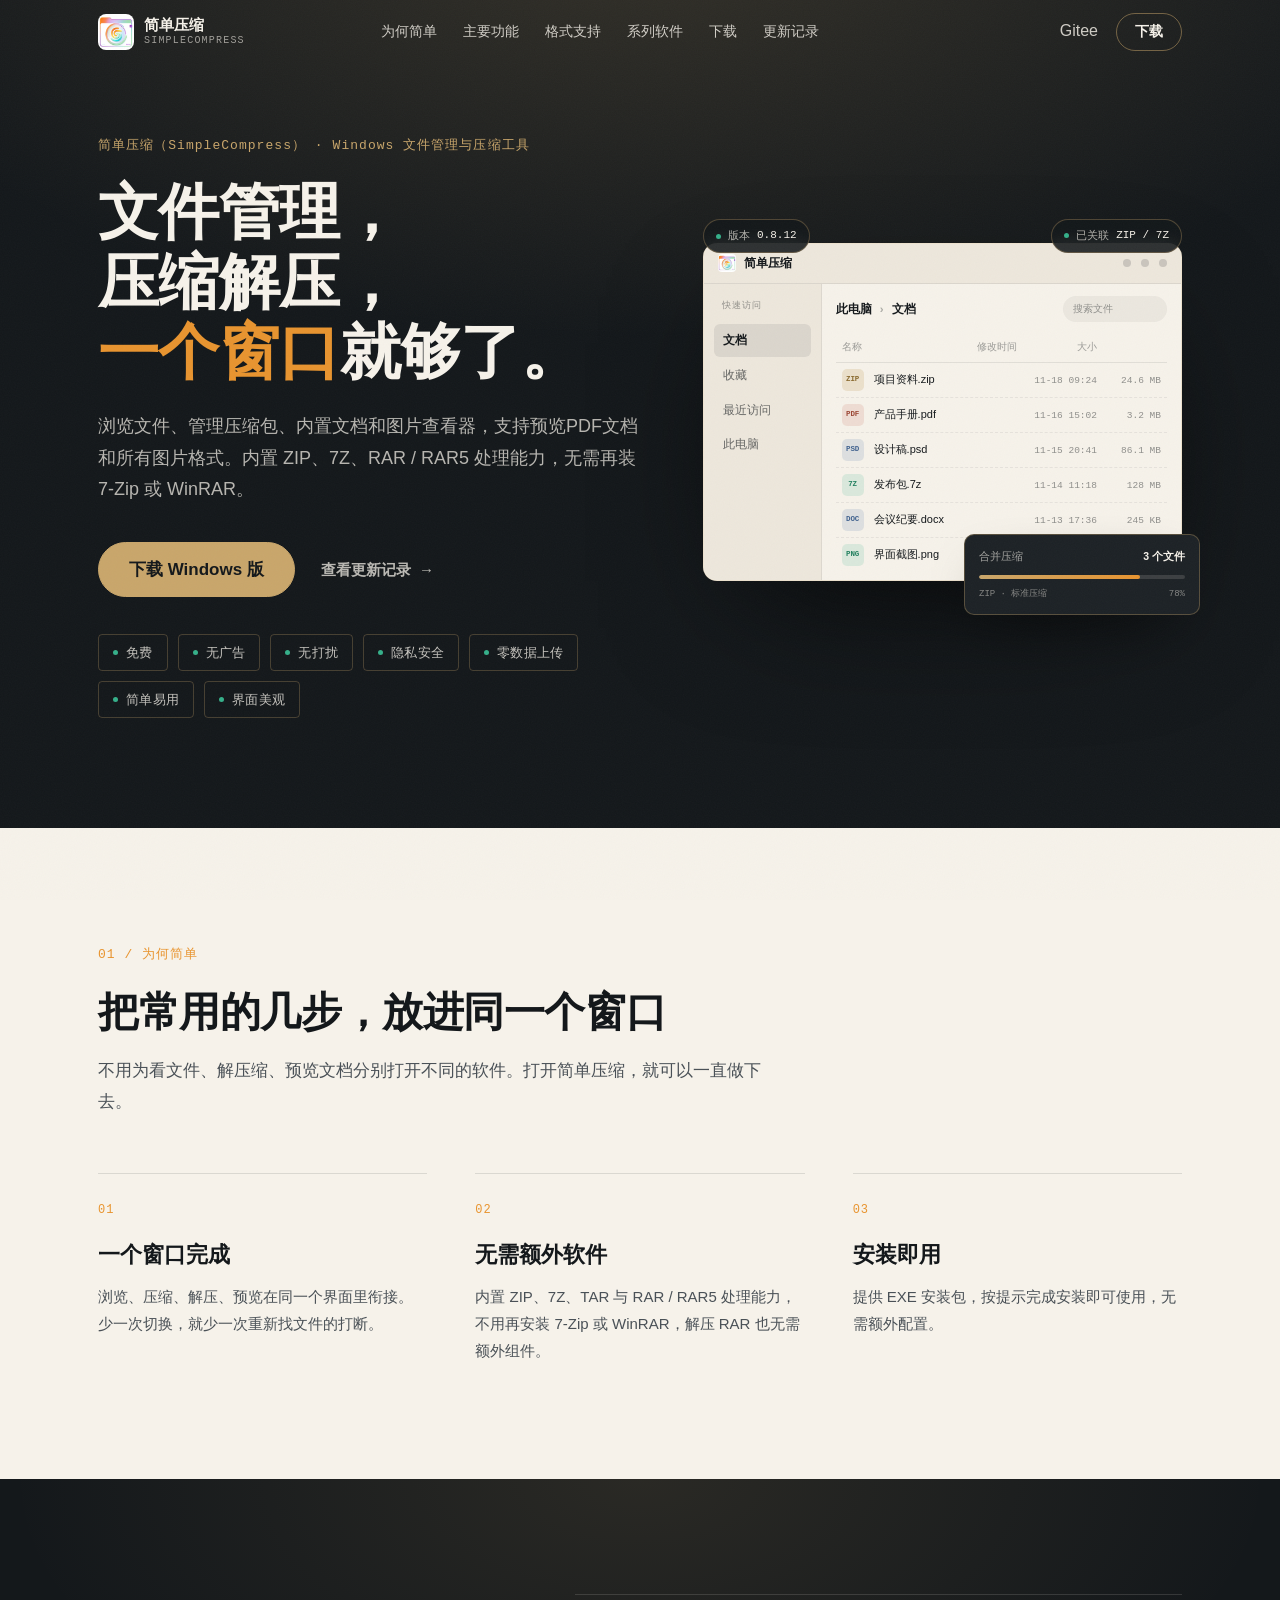
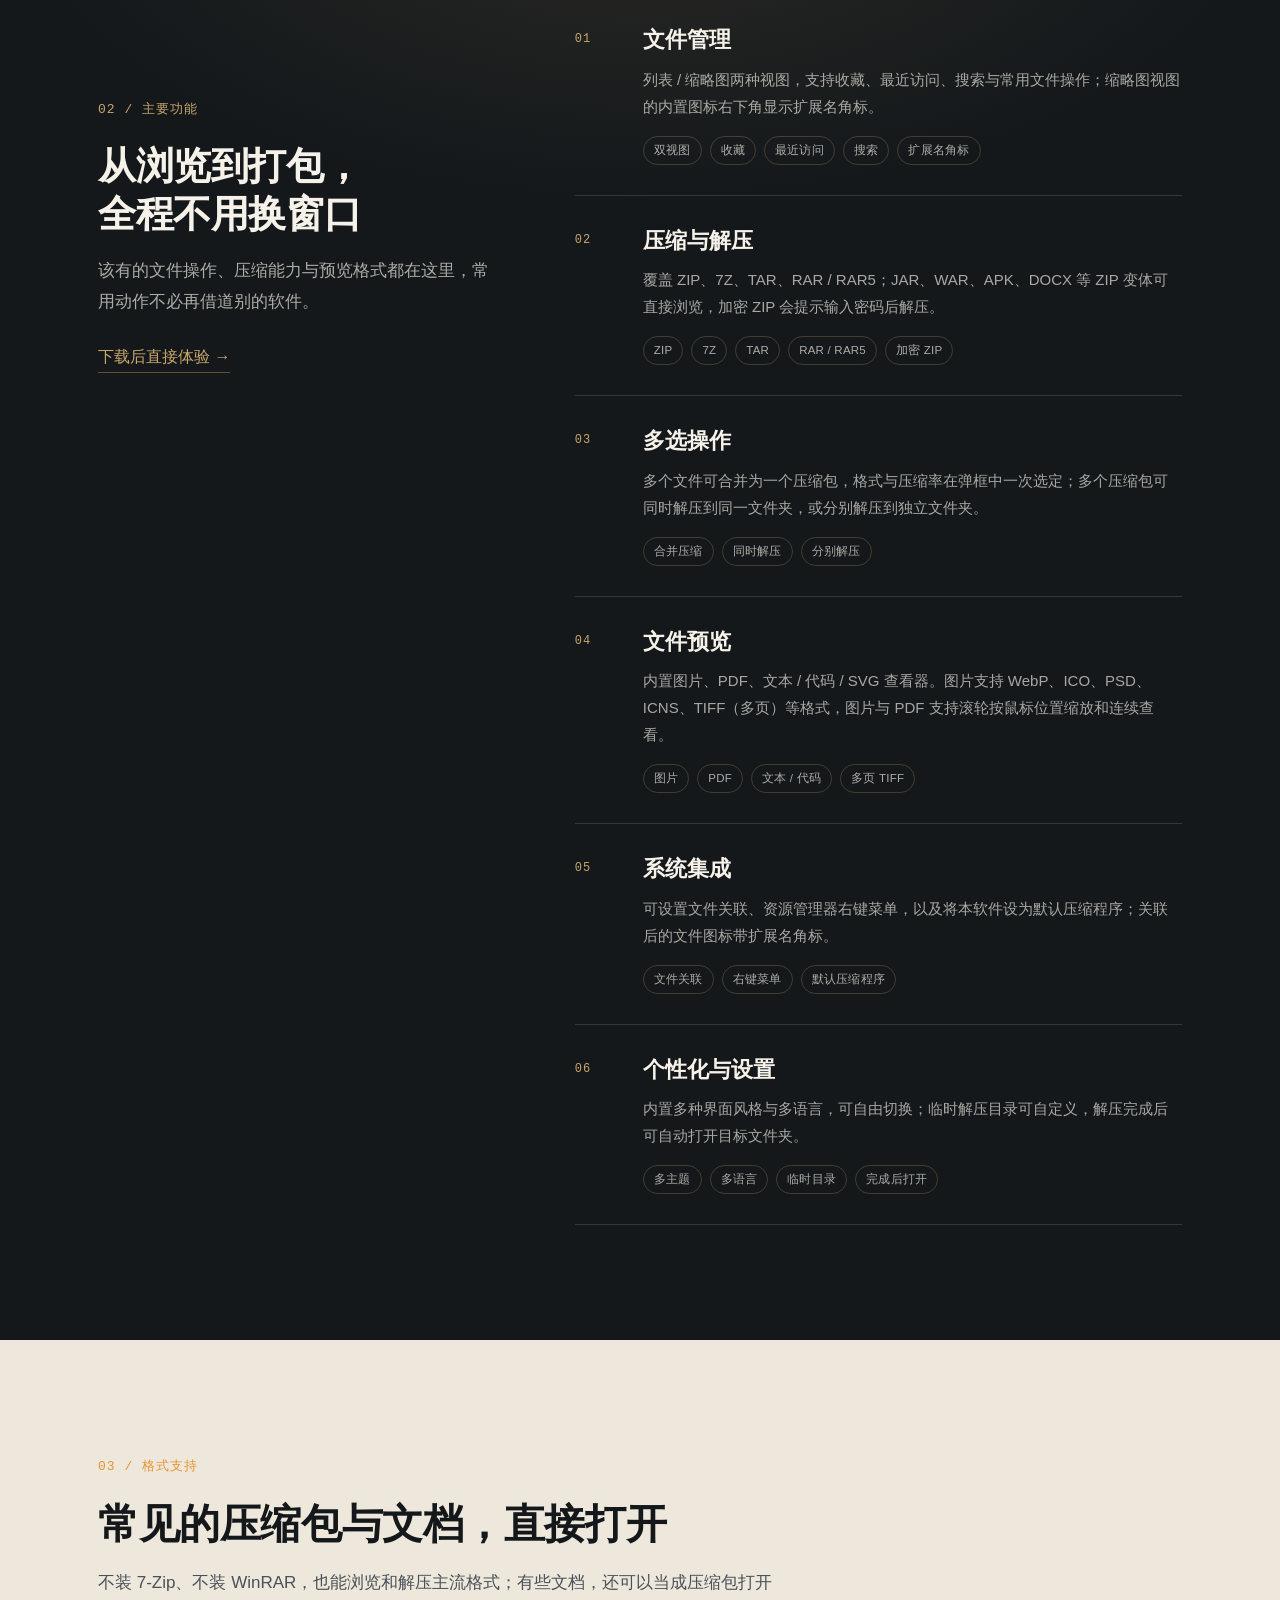
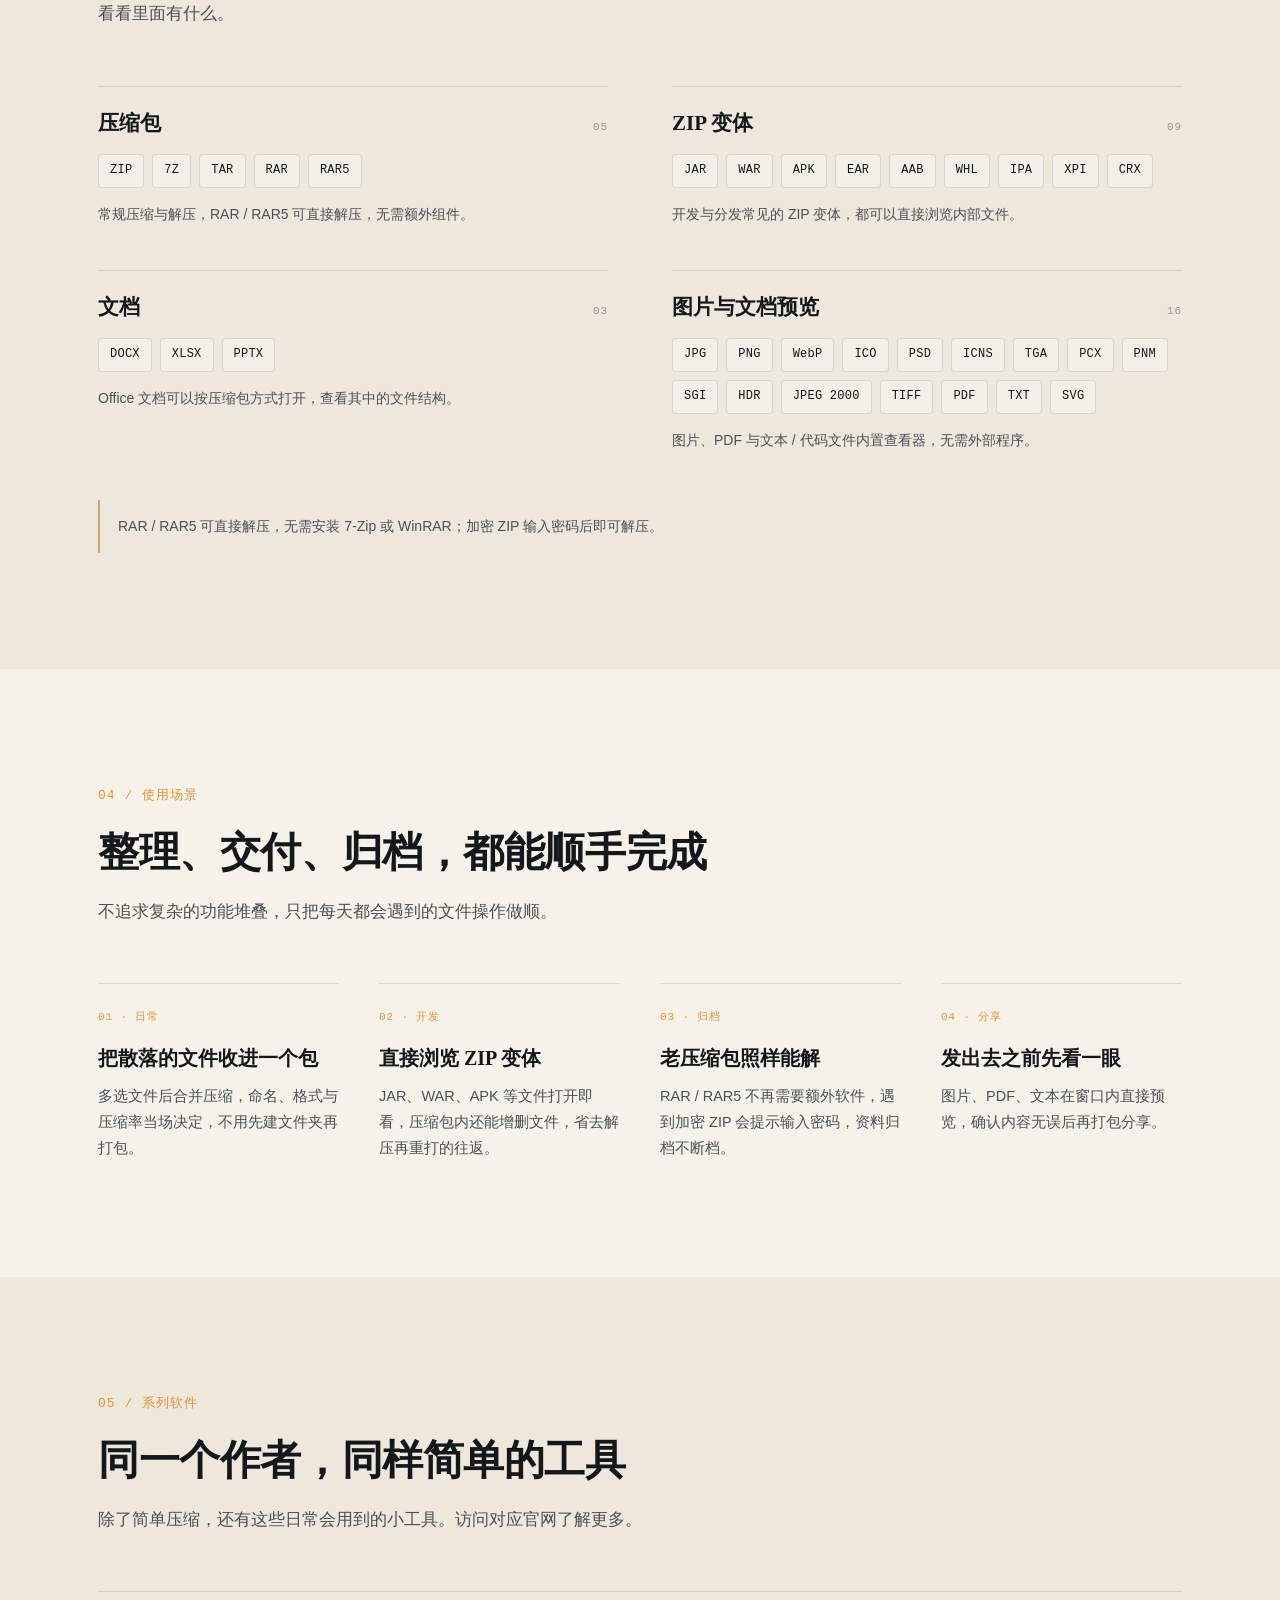
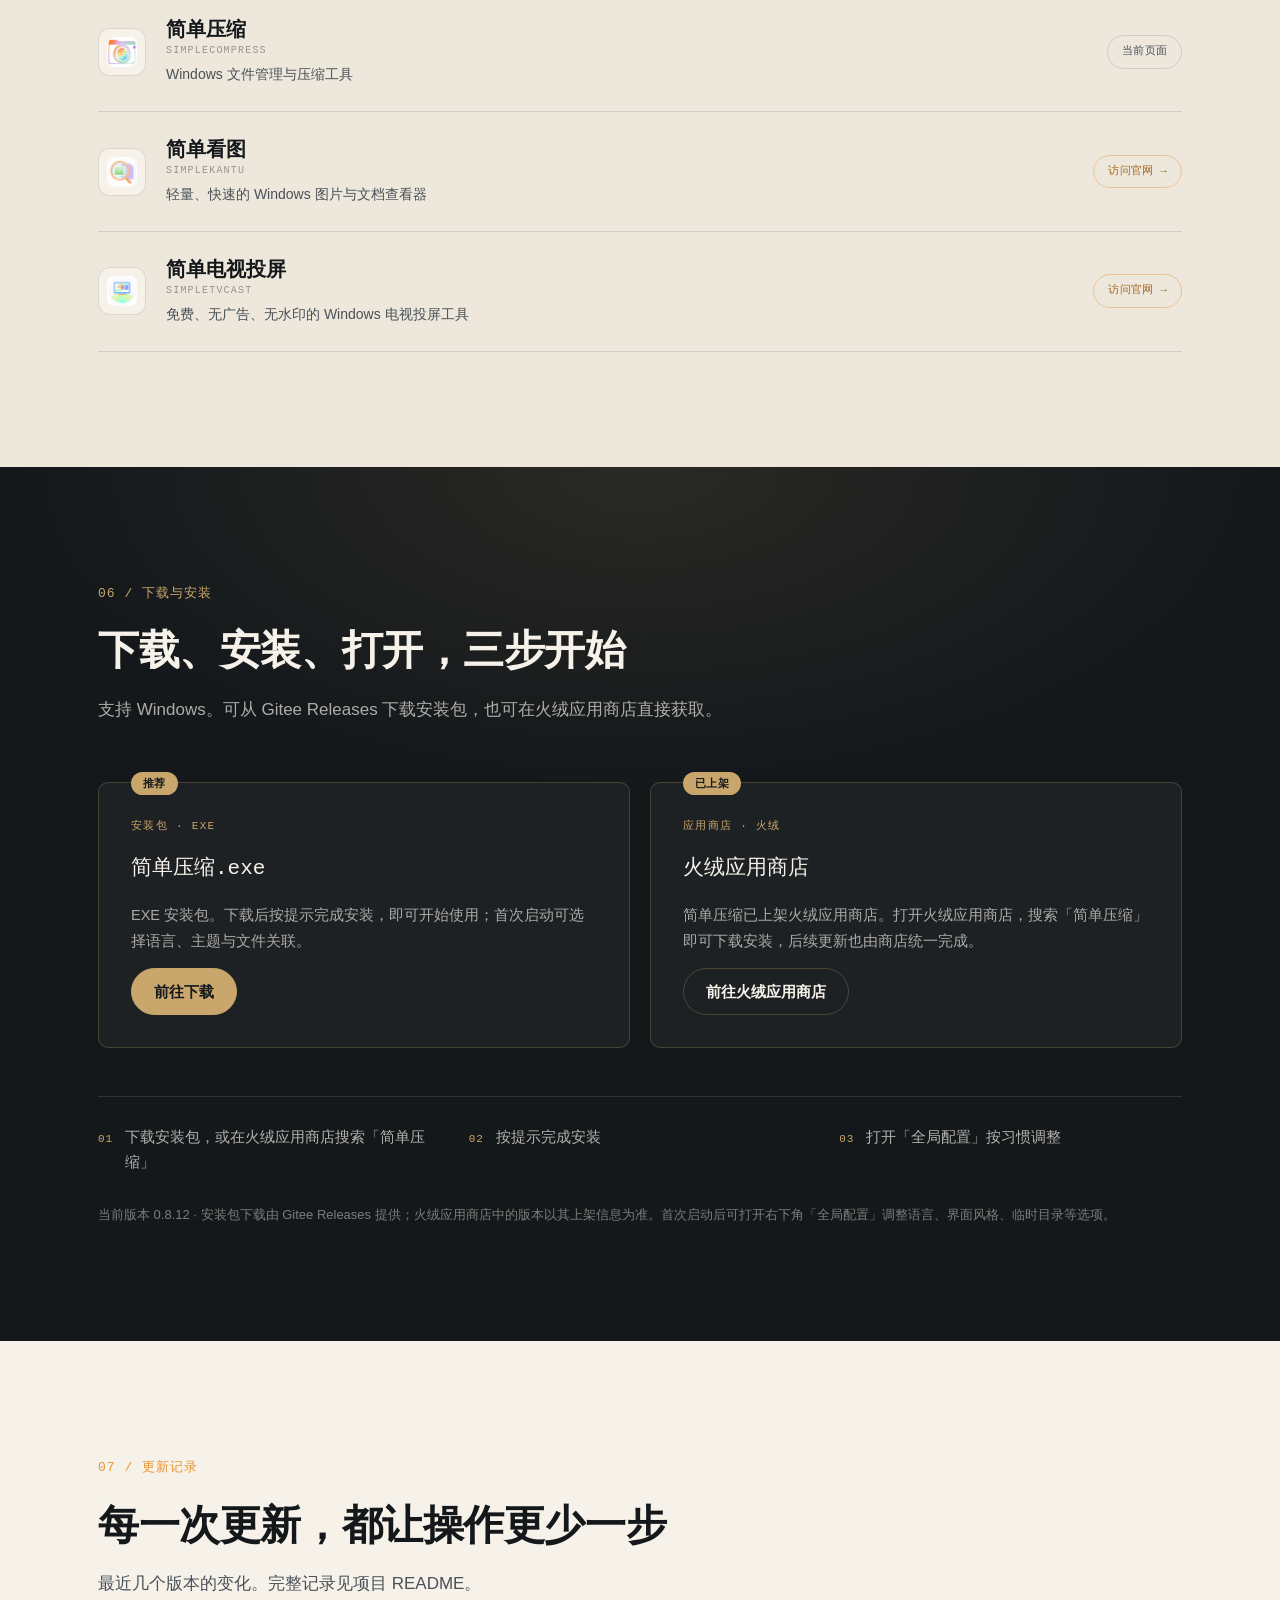
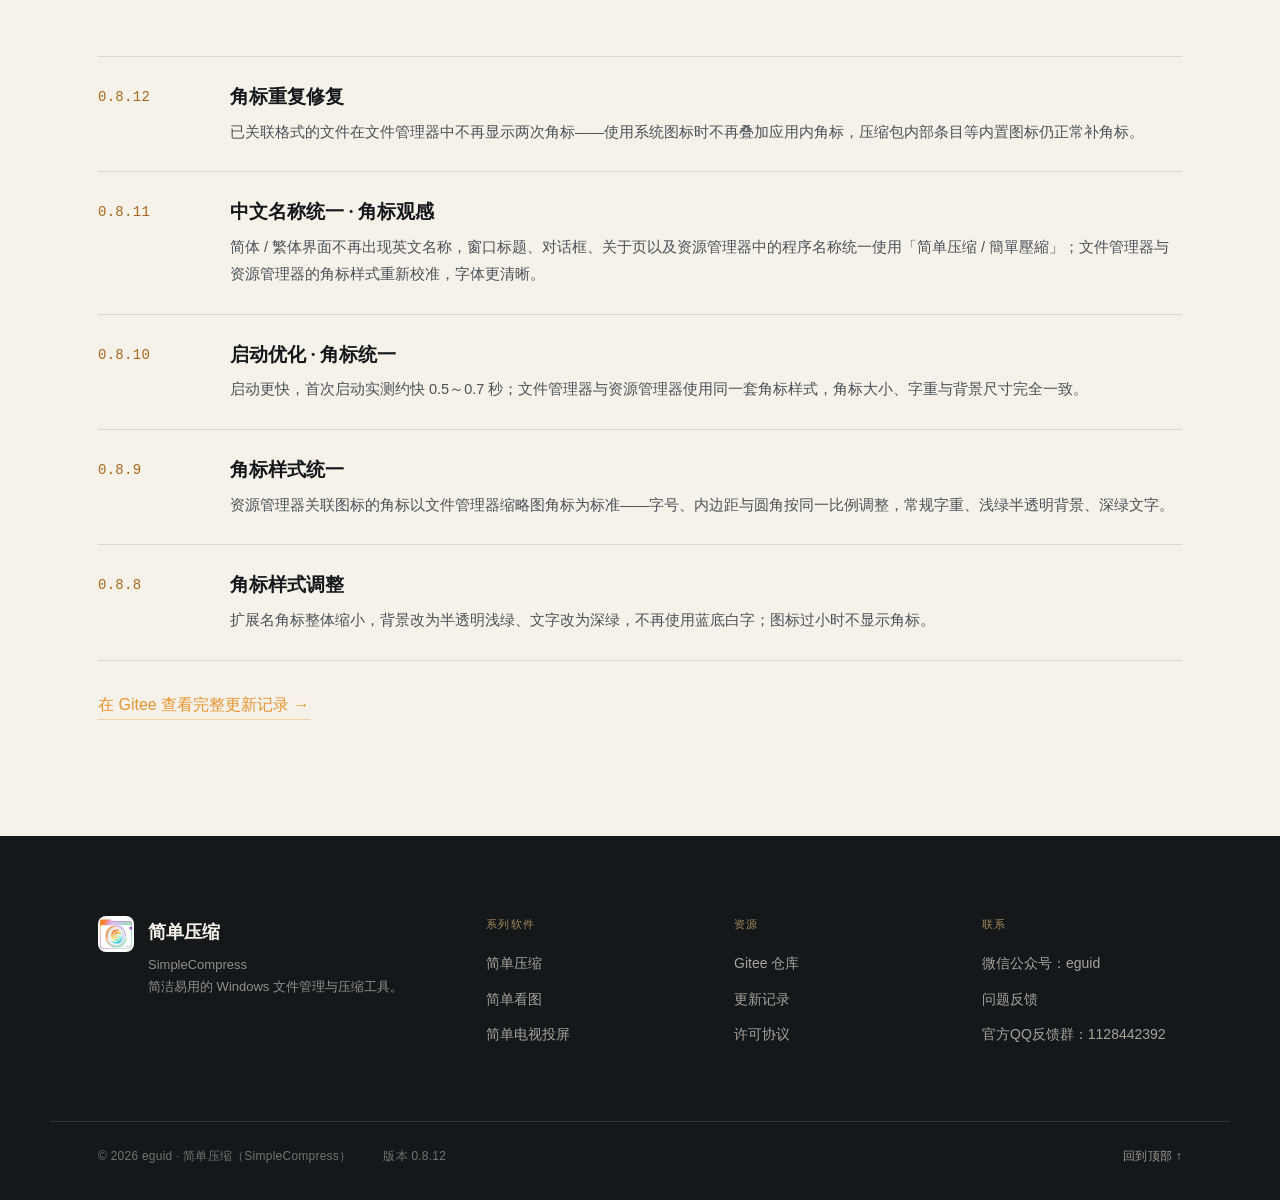
<file: index.html>
<!DOCTYPE html>
<html lang="zh-CN">
<head>
<meta charset="utf-8">
<meta name="viewport" content="width=device-width, initial-scale=1">
<title>简单压缩（SimpleCompress） · 文件管理与压缩，一个窗口就够了</title>
<meta name="description" content="简单压缩（SimpleCompress）是一款简洁易用的 Windows 文件管理与压缩工具。支持 ZIP、7Z、TAR、RAR / RAR5，内置图片、PDF、文本预览，可设置文件关联与资源管理器右键菜单。">
<meta name="theme-color" content="#14181b">
<meta property="og:title" content="简单压缩（SimpleCompress）">
<meta property="og:description" content="Windows 文件管理与压缩工具：浏览文件、管理压缩包、预览常见文档，都在同一个窗口完成。">
<meta property="og:type" content="website">
<meta property="og:image" content="assets/img/app-icon-256.png">
<meta name="msvalidate.01" content="2D29ED682BE3529CCBC26F49A42062C5" />
<link rel="icon" href="assets/img/app-icon.ico" sizes="any">
<link rel="icon" type="image/png" href="assets/img/app-icon-128.png">
<link rel="stylesheet" href="assets/css/main.css">
<script type="application/ld+json">
{
  "@context": "https://schema.org",
  "@type": "SoftwareApplication",
  "name": "简单压缩（SimpleCompress）",
  "operatingSystem": "Windows",
  "applicationCategory": "UtilitiesApplication",
  "description": "简洁易用的 Windows 文件管理与压缩工具，支持 ZIP、7Z、TAR、RAR / RAR5 与常见文档预览。",
  "author": { "@type": "Person", "name": "eguid" }
}
</script>
</head>
<body>
<a class="skip-link" href="#main">跳到主要内容</a>

<header class="site-header" id="siteHeader">
  <div class="wrap header-inner">
    <a class="brand" href="#top" aria-label="简单压缩 首页">
      <img src="assets/img/app-icon-128.png" alt="" width="36" height="36" aria-hidden="true">
      <span class="brand-text"><span>简单压缩</span><em>SimpleCompress</em></span>
    </a>
    <nav class="nav" aria-label="主导航">
      <a href="#why">为何简单</a>
      <a href="#features">主要功能</a>
      <a href="#formats">格式支持</a>
      <a href="#series">系列软件</a>
      <a href="#download">下载</a>
      <a href="#changelog">更新记录</a>
    </nav>
    <div class="header-actions">
      <a class="ghost-link" href="https://gitee.com/eguid/simplecompress" target="_blank" rel="noopener">Gitee</a>
      <a class="btn btn-ghost" href="#download">下载</a>
      <button class="nav-toggle" type="button" aria-expanded="false" aria-controls="mobileNav" aria-label="打开导航菜单">
        <span></span><span></span><span></span>
      </button>
    </div>
  </div>
</header>

<div class="mobile-nav" id="mobileNav" hidden>
  <nav aria-label="移动端导航">
    <a href="#why">为何简单</a>
    <a href="#features">主要功能</a>
    <a href="#formats">格式支持</a>
    <a href="#series">系列软件</a>
    <a href="#download">下载与安装</a>
    <a href="#changelog">更新记录</a>
    <a href="https://gitee.com/eguid/simplecompress" target="_blank" rel="noopener">Gitee 仓库</a>
  </nav>
</div>

<main id="main">

  <!-- 首屏 -->
  <section class="hero" id="top">
    <div class="wrap hero-inner">
      <div class="hero-copy">
        <p class="eyebrow">简单压缩（SimpleCompress） · Windows 文件管理与压缩工具</p>
        <h1>文件管理，压缩解压，<br><span class="accent">一个窗口</span>就够了。</h1>
        <p class="lede">浏览文件、管理压缩包、内置文档和图片查看器，支持预览PDF文档和所有图片格式。内置 ZIP、7Z、RAR / RAR5 处理能力，无需再装 7-Zip 或 WinRAR。</p>
        <div class="hero-cta">
          <a class="btn btn-gold btn-lg" href="#download">下载 Windows 版</a>
          <a class="btn btn-text" href="#changelog">查看更新记录 <span aria-hidden="true">→</span></a>
        </div>
        <ul class="hero-tags">
          <li>免费</li>
          <li>无广告</li>
          <li>无打扰</li>
          <li>隐私安全</li>
          <li>零数据上传</li>
          <li>简单易用</li>
          <li>界面美观</li>
        </ul>
      </div>

      <div class="hero-visual" aria-hidden="true">
        <div class="mock-window">
          <div class="mock-titlebar">
            <span class="mock-app"><img src="assets/img/app-icon-128.png" alt="">简单压缩</span>
            <span class="mock-winbtns"><i></i><i></i><i></i></span>
          </div>
          <div class="mock-body">
            <aside class="mock-side">
              <span class="mock-side-title">快速访问</span>
              <span class="is-active">文档</span>
              <span>收藏</span>
              <span>最近访问</span>
              <span>此电脑</span>
            </aside>
            <div class="mock-main">
              <div class="mock-toolbar">
                <span class="mock-path">此电脑 <i>›</i> 文档</span>
                <span class="mock-search">搜索文件</span>
              </div>
              <div class="mock-cols"><span>名称</span><span>修改时间</span><span>大小</span></div>
              <ul class="mock-files">
                <li><span class="mock-file-icon is-zip">ZIP</span><span class="mock-file-name">项目资料.zip</span><span class="mock-file-date">11-18 09:24</span><span class="mock-file-size">24.6 MB</span></li>
                <li><span class="mock-file-icon is-pdf">PDF</span><span class="mock-file-name">产品手册.pdf</span><span class="mock-file-date">11-16 15:02</span><span class="mock-file-size">3.2 MB</span></li>
                <li><span class="mock-file-icon is-psd">PSD</span><span class="mock-file-name">设计稿.psd</span><span class="mock-file-date">11-15 20:41</span><span class="mock-file-size">86.1 MB</span></li>
                <li><span class="mock-file-icon is-7z">7Z</span><span class="mock-file-name">发布包.7z</span><span class="mock-file-date">11-14 11:18</span><span class="mock-file-size">128 MB</span></li>
                <li><span class="mock-file-icon is-doc">DOC</span><span class="mock-file-name">会议纪要.docx</span><span class="mock-file-date">11-13 17:36</span><span class="mock-file-size">245 KB</span></li>
                <li><span class="mock-file-icon is-png">PNG</span><span class="mock-file-name">界面截图.png</span><span class="mock-file-date">11-12 10:07</span><span class="mock-file-size">1.8 MB</span></li>
              </ul>
            </div>
          </div>
        </div>

        <div class="mock-toast">
          <div class="mock-toast-head"><span>合并压缩</span><b>3 个文件</b></div>
          <div class="mock-bar"><i></i></div>
          <div class="mock-toast-foot"><span>ZIP · 标准压缩</span><span>78%</span></div>
        </div>

        <div class="float-chip float-chip--a"><span class="dot"></span>版本 <b>0.8.12</b></div>
        <div class="float-chip float-chip--b"><span class="dot"></span>已关联 <b>ZIP / 7Z</b></div>
      </div>
    </div>
  </section>

  <!-- 01 为何简单 -->
  <section class="section" id="why">
    <div class="wrap">
      <div class="section-head reveal">
        <p class="eyebrow">01 / 为何简单</p>
        <h2>把常用的几步，放进同一个窗口</h2>
        <p class="section-sub">不用为看文件、解压缩、预览文档分别打开不同的软件。打开简单压缩，就可以一直做下去。</p>
      </div>
      <div class="pillars">
        <article class="pillar reveal">
          <span class="pillar-num">01</span>
          <h3>一个窗口完成</h3>
          <p>浏览、压缩、解压、预览在同一个界面里衔接。少一次切换，就少一次重新找文件的打断。</p>
        </article>
        <article class="pillar reveal">
          <span class="pillar-num">02</span>
          <h3>无需额外软件</h3>
          <p>内置 ZIP、7Z、TAR 与 RAR / RAR5 处理能力，不用再安装 7-Zip 或 WinRAR，解压 RAR 也无需额外组件。</p>
        </article>
        <article class="pillar reveal">
          <span class="pillar-num">03</span>
          <h3>安装即用</h3>
          <p>提供 EXE 安装包，按提示完成安装即可使用，无需额外配置。</p>
        </article>
      </div>
    </div>
  </section>

  <!-- 02 主要功能 -->
  <section class="section dark" id="features">
    <div class="wrap feature-layout">
      <div class="feature-aside reveal">
        <p class="eyebrow">02 / 主要功能</p>
        <h2>从浏览到打包，<br>全程不用换窗口</h2>
        <p class="section-sub">该有的文件操作、压缩能力与预览格式都在这里，常用动作不必再借道别的软件。</p>
        <a class="text-link" href="#download">下载后直接体验 <span aria-hidden="true">→</span></a>
      </div>

      <div class="feature-list">
        <article class="feature-item reveal">
          <span class="feature-num">01</span>
          <div class="feature-body">
            <h3>文件管理</h3>
            <p>列表 / 缩略图两种视图，支持收藏、最近访问、搜索与常用文件操作；缩略图视图的内置图标右下角显示扩展名角标。</p>
            <ul class="chips"><li>双视图</li><li>收藏</li><li>最近访问</li><li>搜索</li><li>扩展名角标</li></ul>
          </div>
        </article>
        <article class="feature-item reveal">
          <span class="feature-num">02</span>
          <div class="feature-body">
            <h3>压缩与解压</h3>
            <p>覆盖 ZIP、7Z、TAR、RAR / RAR5；JAR、WAR、APK、DOCX 等 ZIP 变体可直接浏览，加密 ZIP 会提示输入密码后解压。</p>
            <ul class="chips"><li>ZIP</li><li>7Z</li><li>TAR</li><li>RAR / RAR5</li><li>加密 ZIP</li></ul>
          </div>
        </article>
        <article class="feature-item reveal">
          <span class="feature-num">03</span>
          <div class="feature-body">
            <h3>多选操作</h3>
            <p>多个文件可合并为一个压缩包，格式与压缩率在弹框中一次选定；多个压缩包可同时解压到同一文件夹，或分别解压到独立文件夹。</p>
            <ul class="chips"><li>合并压缩</li><li>同时解压</li><li>分别解压</li></ul>
          </div>
        </article>
        <article class="feature-item reveal">
          <span class="feature-num">04</span>
          <div class="feature-body">
            <h3>文件预览</h3>
            <p>内置图片、PDF、文本 / 代码 / SVG 查看器。图片支持 WebP、ICO、PSD、ICNS、TIFF（多页）等格式，图片与 PDF 支持滚轮按鼠标位置缩放和连续查看。</p>
            <ul class="chips"><li>图片</li><li>PDF</li><li>文本 / 代码</li><li>多页 TIFF</li></ul>
          </div>
        </article>
        <article class="feature-item reveal">
          <span class="feature-num">05</span>
          <div class="feature-body">
            <h3>系统集成</h3>
            <p>可设置文件关联、资源管理器右键菜单，以及将本软件设为默认压缩程序；关联后的文件图标带扩展名角标。</p>
            <ul class="chips"><li>文件关联</li><li>右键菜单</li><li>默认压缩程序</li></ul>
          </div>
        </article>
        <article class="feature-item reveal">
          <span class="feature-num">06</span>
          <div class="feature-body">
            <h3>个性化与设置</h3>
            <p>内置多种界面风格与多语言，可自由切换；临时解压目录可自定义，解压完成后可自动打开目标文件夹。</p>
            <ul class="chips"><li>多主题</li><li>多语言</li><li>临时目录</li><li>完成后打开</li></ul>
          </div>
        </article>
      </div>
    </div>
  </section>

  <!-- 03 格式支持 -->
  <section class="section alt" id="formats">
    <div class="wrap">
      <div class="section-head reveal">
        <p class="eyebrow">03 / 格式支持</p>
        <h2>常见的压缩包与文档，直接打开</h2>
        <p class="section-sub">不装 7-Zip、不装 WinRAR，也能浏览和解压主流格式；有些文档，还可以当成压缩包打开看看里面有什么。</p>
      </div>

      <div class="formats-grid">
        <div class="format-group reveal">
          <h3>压缩包 <span>05</span></h3>
          <ul class="format-chips"><li>ZIP</li><li>7Z</li><li>TAR</li><li>RAR</li><li>RAR5</li></ul>
          <p>常规压缩与解压，RAR / RAR5 可直接解压，无需额外组件。</p>
        </div>
        <div class="format-group reveal">
          <h3>ZIP 变体 <span>09</span></h3>
          <ul class="format-chips"><li>JAR</li><li>WAR</li><li>APK</li><li>EAR</li><li>AAB</li><li>WHL</li><li>IPA</li><li>XPI</li><li>CRX</li></ul>
          <p>开发与分发常见的 ZIP 变体，都可以直接浏览内部文件。</p>
        </div>
        <div class="format-group reveal">
          <h3>文档 <span>03</span></h3>
          <ul class="format-chips"><li>DOCX</li><li>XLSX</li><li>PPTX</li></ul>
          <p>Office 文档可以按压缩包方式打开，查看其中的文件结构。</p>
        </div>
        <div class="format-group reveal">
          <h3>图片与文档预览 <span>16</span></h3>
          <ul class="format-chips"><li>JPG</li><li>PNG</li><li>WebP</li><li>ICO</li><li>PSD</li><li>ICNS</li><li>TGA</li><li>PCX</li><li>PNM</li><li>SGI</li><li>HDR</li><li>JPEG 2000</li><li>TIFF</li><li>PDF</li><li>TXT</li><li>SVG</li></ul>
          <p>图片、PDF 与文本 / 代码文件内置查看器，无需外部程序。</p>
        </div>
      </div>

      <p class="formats-note reveal">RAR / RAR5 可直接解压，无需安装 7-Zip 或 WinRAR；加密 ZIP 输入密码后即可解压。</p>
    </div>
  </section>

  <!-- 04 使用场景 -->
  <section class="section" id="scenarios">
    <div class="wrap">
      <div class="section-head reveal">
        <p class="eyebrow">04 / 使用场景</p>
        <h2>整理、交付、归档，都能顺手完成</h2>
        <p class="section-sub">不追求复杂的功能堆叠，只把每天都会遇到的文件操作做顺。</p>
      </div>
      <div class="scenarios-grid">
        <article class="scenario reveal">
          <span class="scenario-num">01 · 日常</span>
          <h3>把散落的文件收进一个包</h3>
          <p>多选文件后合并压缩，命名、格式与压缩率当场决定，不用先建文件夹再打包。</p>
        </article>
        <article class="scenario reveal">
          <span class="scenario-num">02 · 开发</span>
          <h3>直接浏览 ZIP 变体</h3>
          <p>JAR、WAR、APK 等文件打开即看，压缩包内还能增删文件，省去解压再重打的往返。</p>
        </article>
        <article class="scenario reveal">
          <span class="scenario-num">03 · 归档</span>
          <h3>老压缩包照样能解</h3>
          <p>RAR / RAR5 不再需要额外软件，遇到加密 ZIP 会提示输入密码，资料归档不断档。</p>
        </article>
        <article class="scenario reveal">
          <span class="scenario-num">04 · 分享</span>
          <h3>发出去之前先看一眼</h3>
          <p>图片、PDF、文本在窗口内直接预览，确认内容无误后再打包分享。</p>
        </article>
      </div>
    </div>
  </section>

  <!-- 05 系列软件 -->
  <section class="section alt" id="series">
    <div class="wrap">
      <div class="section-head reveal">
        <p class="eyebrow">05 / 系列软件</p>
        <h2>同一个作者，同样简单的工具</h2>
        <p class="section-sub">除了简单压缩，还有这些日常会用到的小工具。访问对应官网了解更多。</p>
      </div>

      <div class="series-list">
        <a class="product" href="#top" aria-current="page">
          <span class="product-icon" aria-hidden="true">
            <img src="assets/img/app-icon-128.png" alt="">
          </span>
          <span class="product-main">
            <strong>简单压缩</strong>
            <em>SimpleCompress</em>
            <span class="product-desc">Windows 文件管理与压缩工具</span>
          </span>
          <span class="product-status is-current">当前页面</span>
        </a>

        <a class="product" href="https://eguid.github.io/simplekantu" target="_blank" rel="noopener" data-product="image">
          <span class="product-icon" aria-hidden="true">
            <img src="assets/img/simplekantu-icon-128.png" alt="">
          </span>
          <span class="product-main">
            <strong>简单看图</strong>
            <em>SimpleKantu</em>
            <span class="product-desc">轻量、快速的 Windows 图片与文档查看器</span>
          </span>
          <span class="product-status" data-status>访问官网 →</span>
        </a>

        <a class="product" href="https://simpletvcast.eguid.cc" target="_blank" rel="noopener" data-product="tvcast">
          <span class="product-icon" aria-hidden="true">
            <img src="assets/img/simpletvcast-icon-128.png" alt="">
          </span>
          <span class="product-main">
            <strong>简单电视投屏</strong>
            <em>SimpleTVCast</em>
            <span class="product-desc">免费、无广告、无水印的 Windows 电视投屏工具</span>
          </span>
          <span class="product-status" data-status>访问官网 →</span>
        </a>
      </div>
    </div>
  </section>

  <!-- 06 下载与安装 -->
  <section class="section dark download" id="download">
    <div class="wrap">
      <div class="section-head reveal">
        <p class="eyebrow">06 / 下载与安装</p>
        <h2>下载、安装、打开，三步开始</h2>
        <p class="section-sub">支持 Windows。可从 Gitee Releases 下载安装包，也可在火绒应用商店直接获取。</p>
      </div>

      <div class="download-grid">
        <article class="dl-card reveal">
          <span class="dl-badge">推荐</span>
          <p class="dl-tag">安装包 · EXE</p>
          <h3>简单压缩.exe</h3>
          <p class="dl-desc">EXE 安装包。下载后按提示完成安装，即可开始使用；首次启动可选择语言、主题与文件关联。</p>
          <a class="btn btn-gold" href="download?id=exe">前往下载</a>
        </article>
        <article class="dl-card reveal">
          <span class="dl-badge">已上架</span>
          <p class="dl-tag">应用商店 · 火绒</p>
          <h3>火绒应用商店</h3>
          <p class="dl-desc">简单压缩已上架火绒应用商店。打开火绒应用商店，搜索「简单压缩」即可下载安装，后续更新也由商店统一完成。</p>
          <a class="btn btn-outline" href="download?id=hy">前往火绒应用商店</a>
        </article>
      </div>

      <ol class="steps reveal">
        <li><span>01</span>下载安装包，或在火绒应用商店搜索「简单压缩」</li>
        <li><span>02</span>按提示完成安装</li>
        <li><span>03</span>打开「全局配置」按习惯调整</li>
      </ol>

      <p class="download-note reveal">当前版本 0.8.12 · 安装包下载由 Gitee Releases 提供；火绒应用商店中的版本以其上架信息为准。首次启动后可打开右下角「全局配置」调整语言、界面风格、临时目录等选项。</p>
    </div>
  </section>

  <!-- 07 更新记录 -->
  <section class="section" id="changelog">
    <div class="wrap">
      <div class="section-head reveal">
        <p class="eyebrow">07 / 更新记录</p>
        <h2>每一次更新，都让操作更少一步</h2>
        <p class="section-sub">最近几个版本的变化。完整记录见项目 README。</p>
      </div>

      <ol class="log-list">
        <li class="log-item reveal">
          <span class="log-ver">0.8.12</span>
          <div class="log-body">
            <h3>角标重复修复</h3>
            <p>已关联格式的文件在文件管理器中不再显示两次角标——使用系统图标时不再叠加应用内角标，压缩包内部条目等内置图标仍正常补角标。</p>
          </div>
        </li>
        <li class="log-item reveal">
          <span class="log-ver">0.8.11</span>
          <div class="log-body">
            <h3>中文名称统一 · 角标观感</h3>
            <p>简体 / 繁体界面不再出现英文名称，窗口标题、对话框、关于页以及资源管理器中的程序名称统一使用「简单压缩 / 簡單壓縮」；文件管理器与资源管理器的角标样式重新校准，字体更清晰。</p>
          </div>
        </li>
        <li class="log-item reveal">
          <span class="log-ver">0.8.10</span>
          <div class="log-body">
            <h3>启动优化 · 角标统一</h3>
            <p>启动更快，首次启动实测约快 0.5～0.7 秒；文件管理器与资源管理器使用同一套角标样式，角标大小、字重与背景尺寸完全一致。</p>
          </div>
        </li>
        <li class="log-item reveal">
          <span class="log-ver">0.8.9</span>
          <div class="log-body">
            <h3>角标样式统一</h3>
            <p>资源管理器关联图标的角标以文件管理器缩略图角标为标准——字号、内边距与圆角按同一比例调整，常规字重、浅绿半透明背景、深绿文字。</p>
          </div>
        </li>
        <li class="log-item reveal">
          <span class="log-ver">0.8.8</span>
          <div class="log-body">
            <h3>角标样式调整</h3>
            <p>扩展名角标整体缩小，背景改为半透明浅绿、文字改为深绿，不再使用蓝底白字；图标过小时不显示角标。</p>
          </div>
        </li>
      </ol>

      <a class="text-link log-more reveal" href="https://gitee.com/eguid/simplecompress" target="_blank" rel="noopener">在 Gitee 查看完整更新记录 <span aria-hidden="true">→</span></a>
    </div>
  </section>

</main>

<footer class="site-footer">
  <div class="wrap footer-inner">
    <div class="footer-brand">
      <img src="assets/img/app-icon-128.png" alt="" width="36" height="36">
      <div>
        <strong>简单压缩</strong>
        <span>SimpleCompress<br>简洁易用的 Windows 文件管理与压缩工具。</span>
      </div>
    </div>
    <nav class="footer-col" aria-label="系列软件">
      <h3>系列软件</h3>
      <a href="#top">简单压缩</a>
      <a href="https://eguid.github.io/simplekantu" target="_blank" rel="noopener" data-product="image">简单看图</a>
      <a href="https://simpletvcast.eguid.cc" target="_blank" rel="noopener" data-product="tvcast">简单电视投屏</a>
    </nav>
    <nav class="footer-col" aria-label="资源">
      <h3>资源</h3>
      <a href="https://gitee.com/eguid/simplecompress" target="_blank" rel="noopener">Gitee 仓库</a>
      <a href="#changelog">更新记录</a>
      <a href="https://gitee.com/eguid/simplecompress/blob/master/LICENSE" target="_blank" rel="noopener">许可协议</a>
    </nav>
    <div class="footer-col">
      <h3>联系</h3>
      <p>微信公众号：eguid</p>
      <a href="https://gitee.com/eguid/simplecompress/issues" target="_blank" rel="noopener">问题反馈</a>
      <p>官方QQ反馈群：1128442392</p>
    </div>
  </div>
  <div class="wrap footer-bottom">
    <span>© 2026 eguid · 简单压缩（SimpleCompress）</span>
    <span>版本 0.8.12</span>
    <a href="#top">回到顶部 ↑</a>
  </div>
</footer>

<script src="assets/js/main.js"></script>
</body>
</html>
</file>
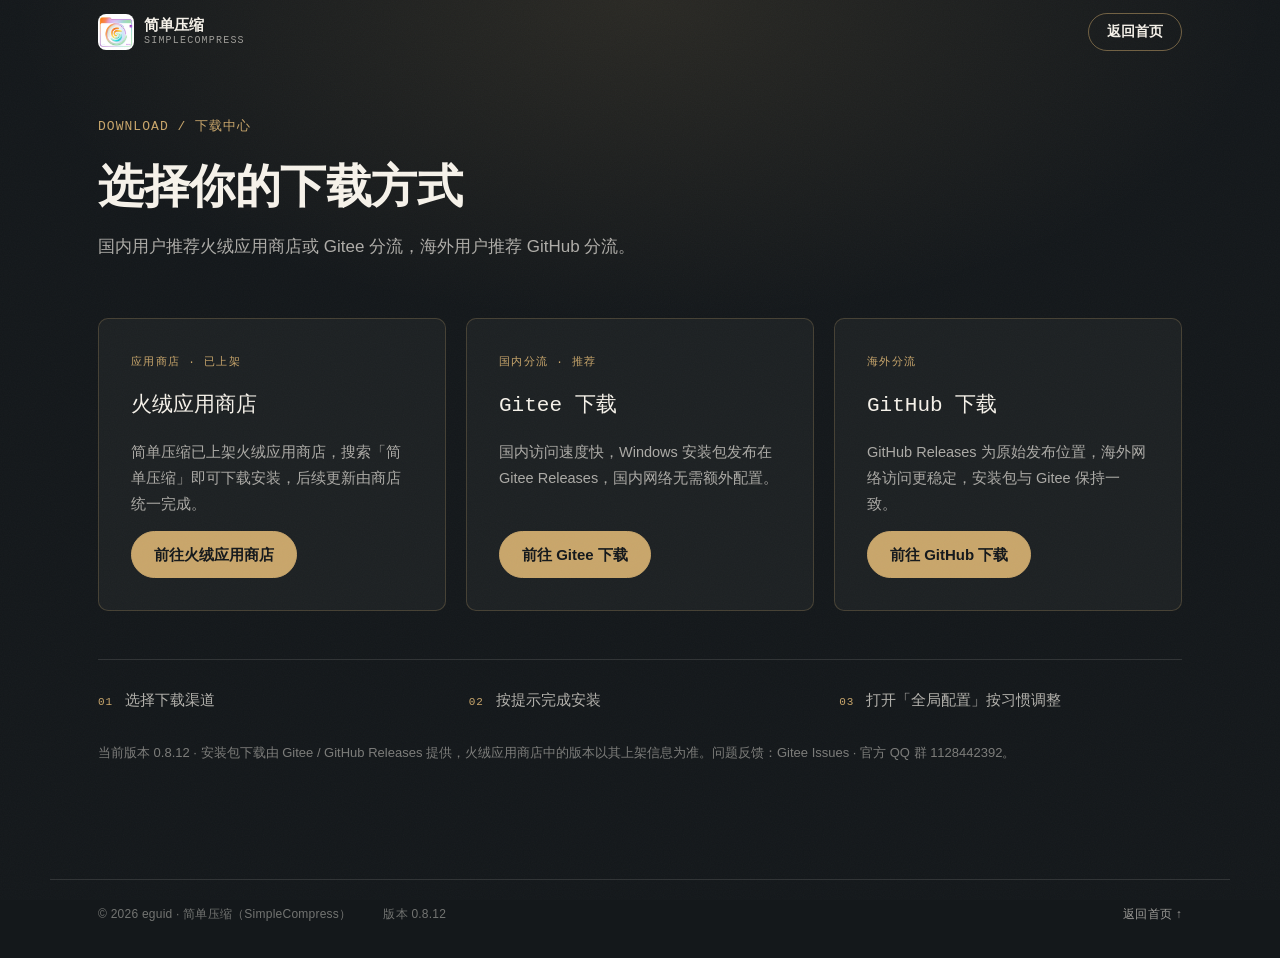
<file: download/index.html>
<!DOCTYPE html>
<html lang="zh-CN">
<head>
<meta charset="utf-8">
<meta name="viewport" content="width=device-width, initial-scale=1">
<title>下载中心 · 简单压缩（SimpleCompress）</title>
<meta name="description" content="简单压缩（SimpleCompress）下载中心：可从火绒应用商店、Gitee 或 GitHub 获取 Windows 安装包。">
<meta name="theme-color" content="#14181b">
<meta name="robots" content="follow">
<link rel="canonical" href="https://eguid.github.io/simplecompress/download">
<link rel="icon" href="../assets/img/app-icon.ico" sizes="any">
<link rel="icon" type="image/png" href="../assets/img/app-icon-128.png">
<link rel="stylesheet" href="../assets/css/main.css?v=20261130">
<script src="../assets/js/main.js?v=20261130" defer></script>
</head>
<body>
<a class="skip-link" href="#main">跳到主要内容</a>

<header class="site-header" id="siteHeader">
  <div class="wrap header-inner">
    <a class="brand" href="../index.html" aria-label="简单压缩 首页">
      <img src="../assets/img/app-icon-128.png" alt="" width="36" height="36" aria-hidden="true">
      <span class="brand-text"><span>简单压缩</span><em>SimpleCompress</em></span>
    </a>
    <div class="header-actions">
      <a class="btn btn-ghost" href="../index.html">返回首页</a>
    </div>
  </div>
</header>

<main id="main">
  <section class="section dark download" id="download">
    <div class="wrap">
      <header class="section-head">
        <p class="eyebrow">DOWNLOAD / 下载中心</p>
        <h1 class="dl-title">选择你的下载方式</h1>
        <p class="section-sub">国内用户推荐火绒应用商店或 Gitee 分流，海外用户推荐 GitHub 分流。</p>
        <p class="dl-picked" id="dlPicked" hidden></p>
      </header>

      <div class="download-grid download-grid--three" id="dlCards">
        <article class="dl-card" data-target="hy">
          <span class="dl-badge" hidden>当前选择</span>
          <p class="dl-tag">应用商店 · 已上架</p>
          <h3>火绒应用商店</h3>
          <p class="dl-desc">简单压缩已上架火绒应用商店，搜索「简单压缩」即可下载安装，后续更新由商店统一完成。</p>
          <a class="btn btn-gold" data-dl="hy" href="https://www.huorong.cn/appstore" target="_blank" rel="noopener">前往火绒应用商店</a>
        </article>
        <article class="dl-card" data-target="gitee">
          <span class="dl-badge" hidden>当前选择</span>
          <p class="dl-tag">国内分流 · 推荐</p>
          <h3>Gitee 下载</h3>
          <p class="dl-desc">国内访问速度快，Windows 安装包发布在 Gitee Releases，国内网络无需额外配置。</p>
          <a class="btn btn-gold" data-dl="gitee" href="https://gitee.com/eguid/simplecompress/releases" target="_blank" rel="noopener">前往 Gitee 下载</a>
        </article>
        <article class="dl-card" data-target="github">
          <span class="dl-badge" hidden>当前选择</span>
          <p class="dl-tag">海外分流</p>
          <h3>GitHub 下载</h3>
          <p class="dl-desc">GitHub Releases 为原始发布位置，海外网络访问更稳定，安装包与 Gitee 保持一致。</p>
          <a class="btn btn-gold" data-dl="github" href="https://github.com/eguid/simplecompress/releases" target="_blank" rel="noopener">前往 GitHub 下载</a>
        </article>
      </div>

      <ol class="steps">
        <li><span>01</span>选择下载渠道</li>
        <li><span>02</span>按提示完成安装</li>
        <li><span>03</span>打开「全局配置」按习惯调整</li>
      </ol>

      <p class="download-note">当前版本 0.8.12 · 安装包下载由 Gitee / GitHub Releases 提供，火绒应用商店中的版本以其上架信息为准。问题反馈：Gitee Issues · 官方 QQ 群 1128442392。</p>
    </div>
  </section>
</main>

<footer class="site-footer install-footer">
  <div class="wrap footer-bottom">
    <span>© 2026 eguid · 简单压缩（SimpleCompress）</span>
    <span>版本 0.8.12</span>
    <a href="../index.html">返回首页 ↑</a>
  </div>
</footer>

<script>
document.addEventListener("DOMContentLoaded", function () {
  "use strict";

  var ids = {
    exe: { label: "简单压缩.exe 安装包", target: "gitee" },
    hy: { label: "火绒应用商店", target: "hy" },
    hr: { label: "火绒应用商店", target: "hy" },
    gitee: { label: "Gitee 下载", target: "gitee" },
    github: { label: "GitHub 下载", target: "github" }
  };

  var raw = "";
  try {
    raw = (new URLSearchParams(window.location.search).get("id") || "").trim().toLowerCase();
  } catch (error) {
    raw = "";
  }

  var picked = ids[raw] ? raw : "";
  var target = picked ? ids[picked].target : "";
  var note = document.getElementById("dlPicked");

  if (note && picked) {
    note.textContent = "已为你定位：" + ids[picked].label;
    note.hidden = false;
  }

  if (target) {
    Array.prototype.forEach.call(document.querySelectorAll(".dl-card[data-target]"), function (card) {
      if (card.getAttribute("data-target") !== target) return;
      card.classList.add("is-active");
      var badge = card.querySelector(".dl-badge");
      if (badge) badge.hidden = false;
    });
  }
});
</script>
</body>
</html>
</file>
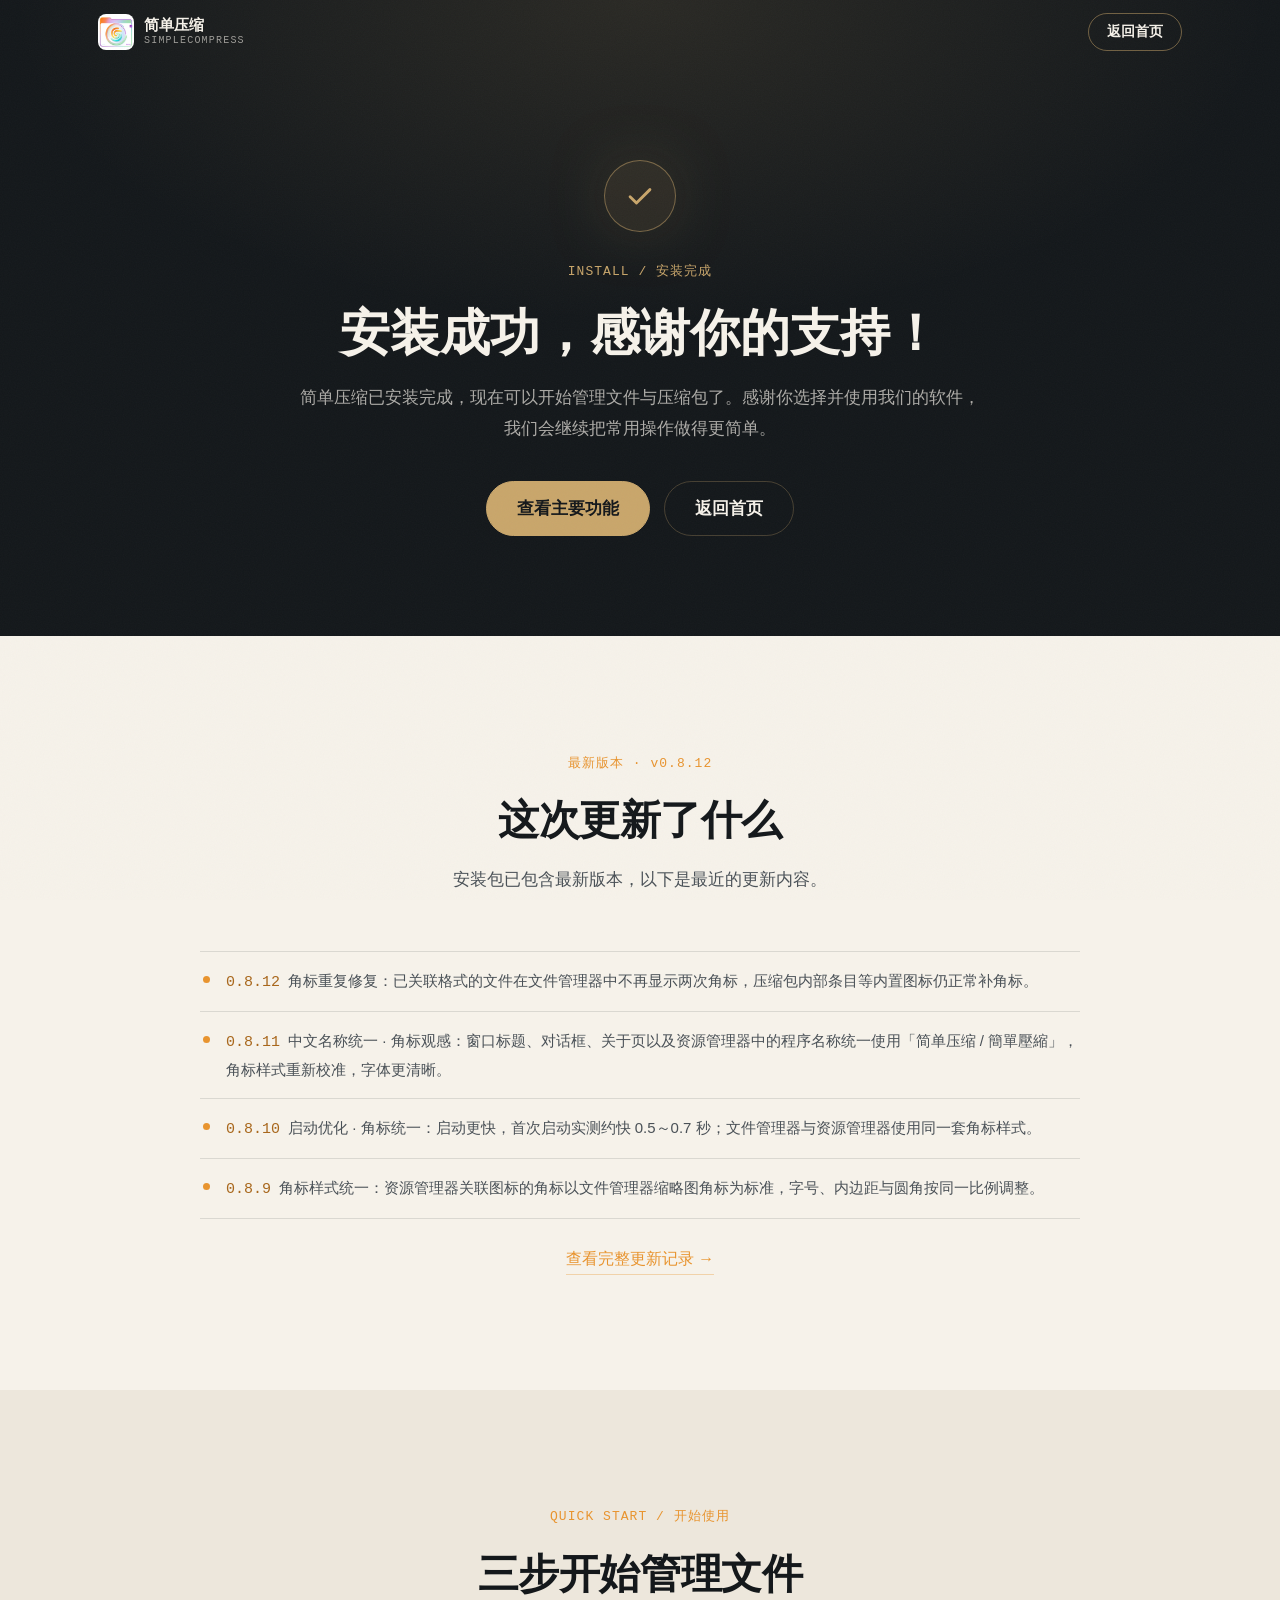
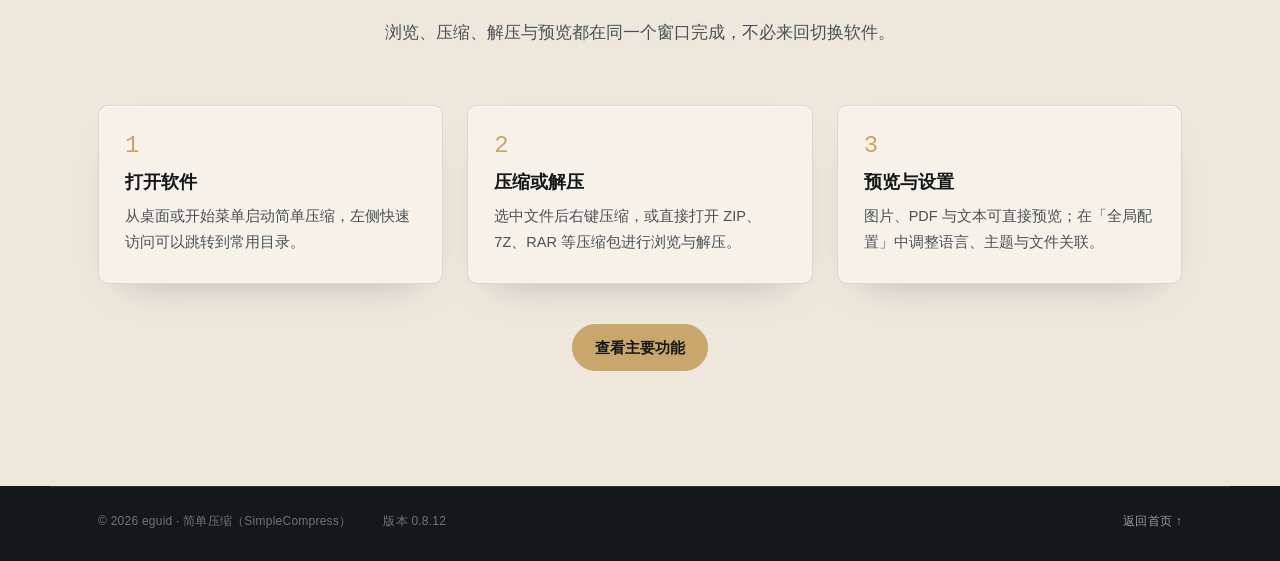
<file: install/index.html>
<!DOCTYPE html>
<html lang="zh-CN">
<head>
<meta charset="utf-8">
<meta name="viewport" content="width=device-width, initial-scale=1">
<title>安装成功 · 简单压缩（SimpleCompress）</title>
<meta name="description" content="简单压缩（SimpleCompress）安装成功。感谢你的支持，查看最新版本更新内容与使用方式，开始管理文件。">
<meta name="theme-color" content="#14181b">
<meta name="robots" content="noindex, follow">
<link rel="canonical" href="https://eguid.github.io/simplecompress/install">
<link rel="icon" href="../assets/img/app-icon.ico" sizes="any">
<link rel="icon" type="image/png" href="../assets/img/app-icon-128.png">
<link rel="stylesheet" href="../assets/css/main.css?v=20261130">
<script src="../assets/js/main.js?v=20261130" defer></script>
</head>
<body>
<a class="skip-link" href="#main">跳到主要内容</a>

<header class="site-header" id="siteHeader">
  <div class="wrap header-inner">
    <a class="brand" href="../index.html" aria-label="简单压缩 首页">
      <img src="../assets/img/app-icon-128.png" alt="" width="36" height="36" aria-hidden="true">
      <span class="brand-text"><span>简单压缩</span><em>SimpleCompress</em></span>
    </a>
    <div class="header-actions">
      <a class="btn btn-ghost" href="../index.html">返回首页</a>
    </div>
  </div>
</header>

<main id="main">

  <!-- 安装成功 -->
  <section class="section dark install-hero" id="top">
    <div class="wrap">
      <span class="install-check" aria-hidden="true">
        <svg viewBox="0 0 24 24"><path d="m5 12.5 4.5 4.5L19 7.5"/></svg>
      </span>
      <p class="eyebrow">INSTALL / 安装完成</p>
      <h1>安装成功，感谢你的支持！</h1>
      <p class="install-sub">简单压缩已安装完成，现在可以开始管理文件与压缩包了。感谢你选择并使用我们的软件，我们会继续把常用操作做得更简单。</p>
      <p class="install-channel" id="installChannel" hidden><span>下载渠道</span><b></b></p>
      <div class="install-cta">
        <a class="btn btn-gold btn-lg" href="../index.html#features">查看主要功能</a>
        <a class="btn btn-outline btn-lg" href="../index.html">返回首页</a>
      </div>
    </div>
  </section>

  <!-- 最新版本更新内容 -->
  <section class="section install-section">
    <div class="wrap">
      <header class="section-head reveal">
        <p class="eyebrow">最新版本 · v0.8.12</p>
        <h2>这次更新了什么</h2>
        <p class="section-sub">安装包已包含最新版本，以下是最近的更新内容。</p>
      </header>

      <ul class="install-log reveal">
        <li><b>0.8.12</b>角标重复修复：已关联格式的文件在文件管理器中不再显示两次角标，压缩包内部条目等内置图标仍正常补角标。</li>
        <li><b>0.8.11</b>中文名称统一 · 角标观感：窗口标题、对话框、关于页以及资源管理器中的程序名称统一使用「简单压缩 / 簡單壓縮」，角标样式重新校准，字体更清晰。</li>
        <li><b>0.8.10</b>启动优化 · 角标统一：启动更快，首次启动实测约快 0.5～0.7 秒；文件管理器与资源管理器使用同一套角标样式。</li>
        <li><b>0.8.9</b>角标样式统一：资源管理器关联图标的角标以文件管理器缩略图角标为标准，字号、内边距与圆角按同一比例调整。</li>
      </ul>

      <p class="install-more reveal"><a class="text-link" href="../index.html#changelog">查看完整更新记录 →</a></p>
    </div>
  </section>

  <!-- 如何使用 -->
  <section class="section install-section install-section--alt">
    <div class="wrap">
      <header class="section-head reveal">
        <p class="eyebrow">QUICK START / 开始使用</p>
        <h2>三步开始管理文件</h2>
        <p class="section-sub">浏览、压缩、解压与预览都在同一个窗口完成，不必来回切换软件。</p>
      </header>

      <ol class="install-steps">
        <li class="reveal">
          <span class="install-step-no">1</span>
          <h3>打开软件</h3>
          <p>从桌面或开始菜单启动简单压缩，左侧快速访问可以跳转到常用目录。</p>
        </li>
        <li class="reveal">
          <span class="install-step-no">2</span>
          <h3>压缩或解压</h3>
          <p>选中文件后右键压缩，或直接打开 ZIP、7Z、RAR 等压缩包进行浏览与解压。</p>
        </li>
        <li class="reveal">
          <span class="install-step-no">3</span>
          <h3>预览与设置</h3>
          <p>图片、PDF 与文本可直接预览；在「全局配置」中调整语言、主题与文件关联。</p>
        </li>
      </ol>

      <div class="install-cta install-cta--light reveal">
        <a class="btn btn-gold" href="../index.html#features">查看主要功能</a>
      </div>
    </div>
  </section>

</main>

<footer class="site-footer install-footer">
  <div class="wrap footer-bottom">
    <span>© 2026 eguid · 简单压缩（SimpleCompress）</span>
    <span>版本 0.8.12</span>
    <a href="../index.html">返回首页 ↑</a>
  </div>
</footer>

<script>
document.addEventListener("DOMContentLoaded", function () {
  "use strict";

  var channels = {
    hr: "火绒应用商店",
    hy: "火绒应用商店",
    lenove: "联想应用商店",
    lenovo: "联想应用商店",
    gitee: "Gitee",
    github: "GitHub"
  };

  var raw = "";
  try {
    raw = (new URLSearchParams(window.location.search).get("id") || "").trim().toLowerCase();
  } catch (error) {
    raw = "";
  }

  var name = channels[raw];
  var box = document.getElementById("installChannel");
  var label = box ? box.querySelector("b") : null;

  if (box && label && name) {
    label.textContent = name;
    box.hidden = false;
  }

  if (window._hmt && raw) {
    window._hmt.push(["_trackPageview", "/install/" + raw]);
  }
});
</script>
</body>
</html>
</file>
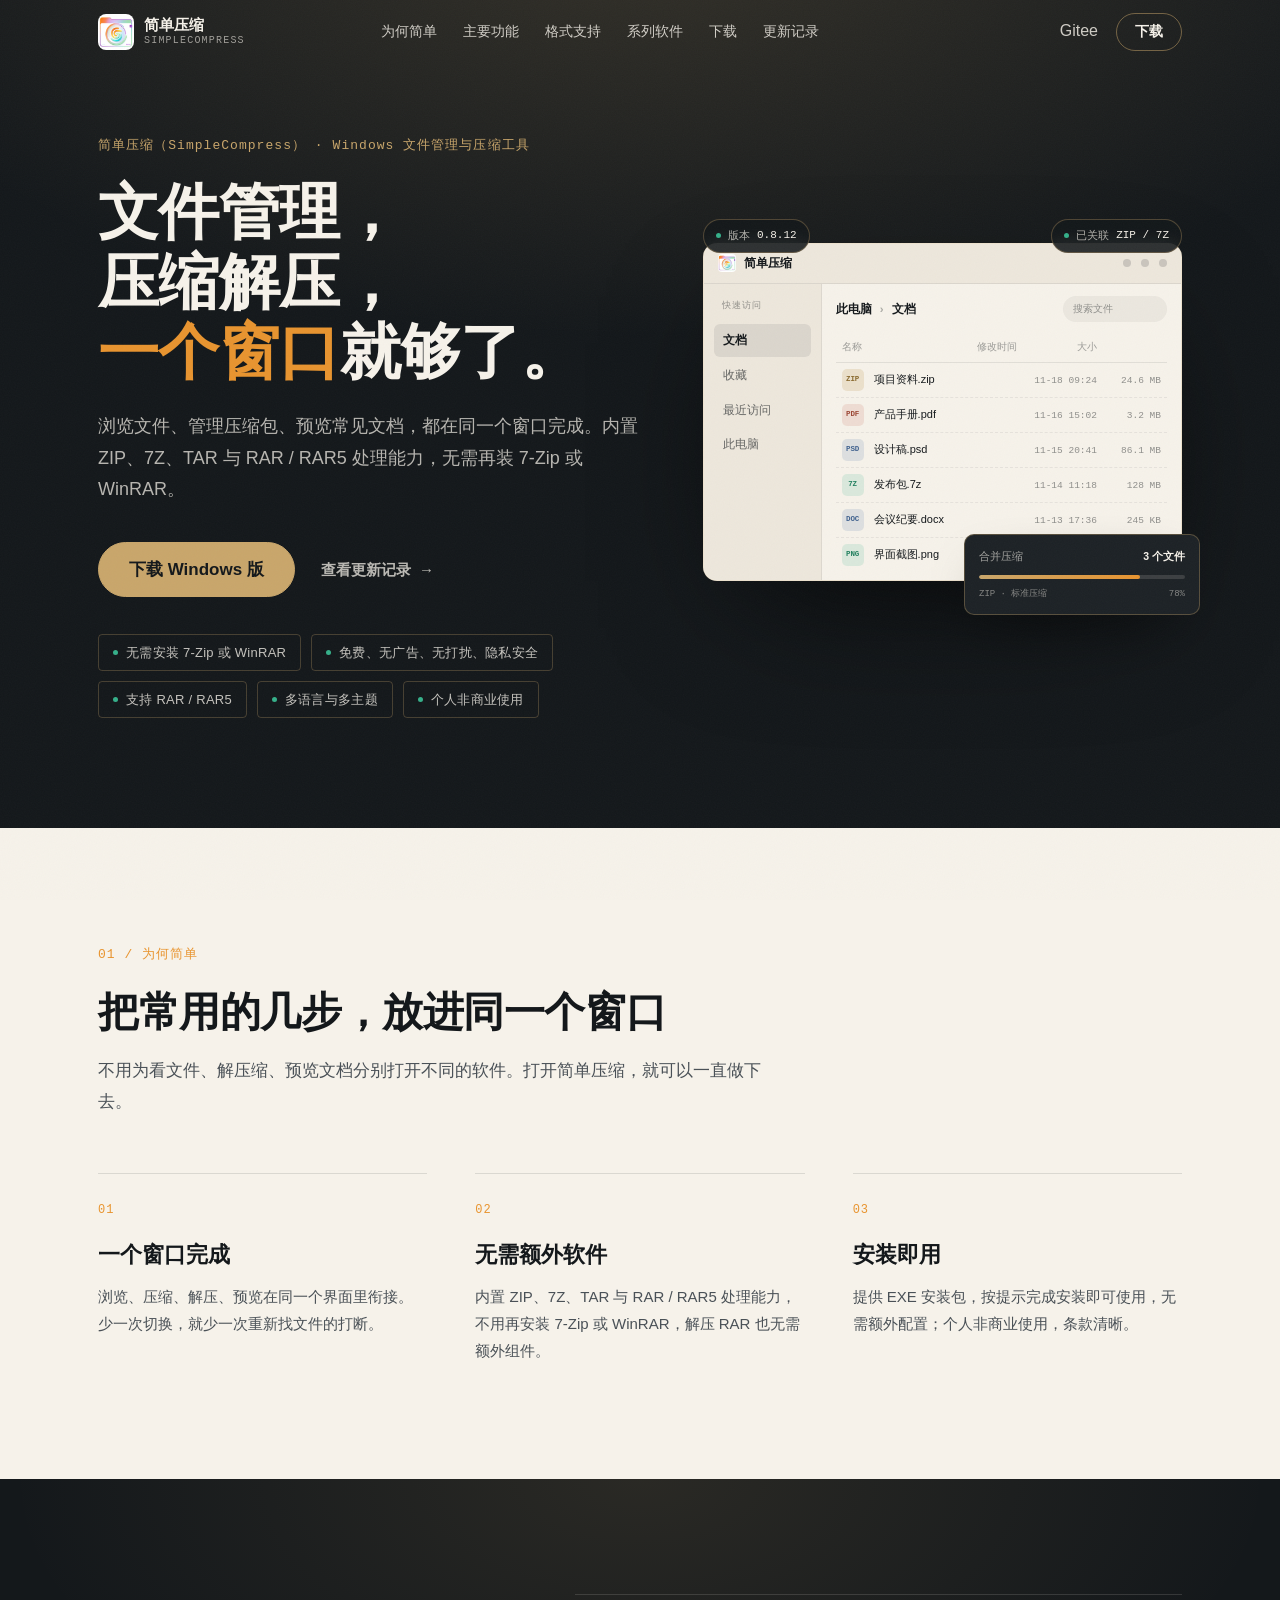
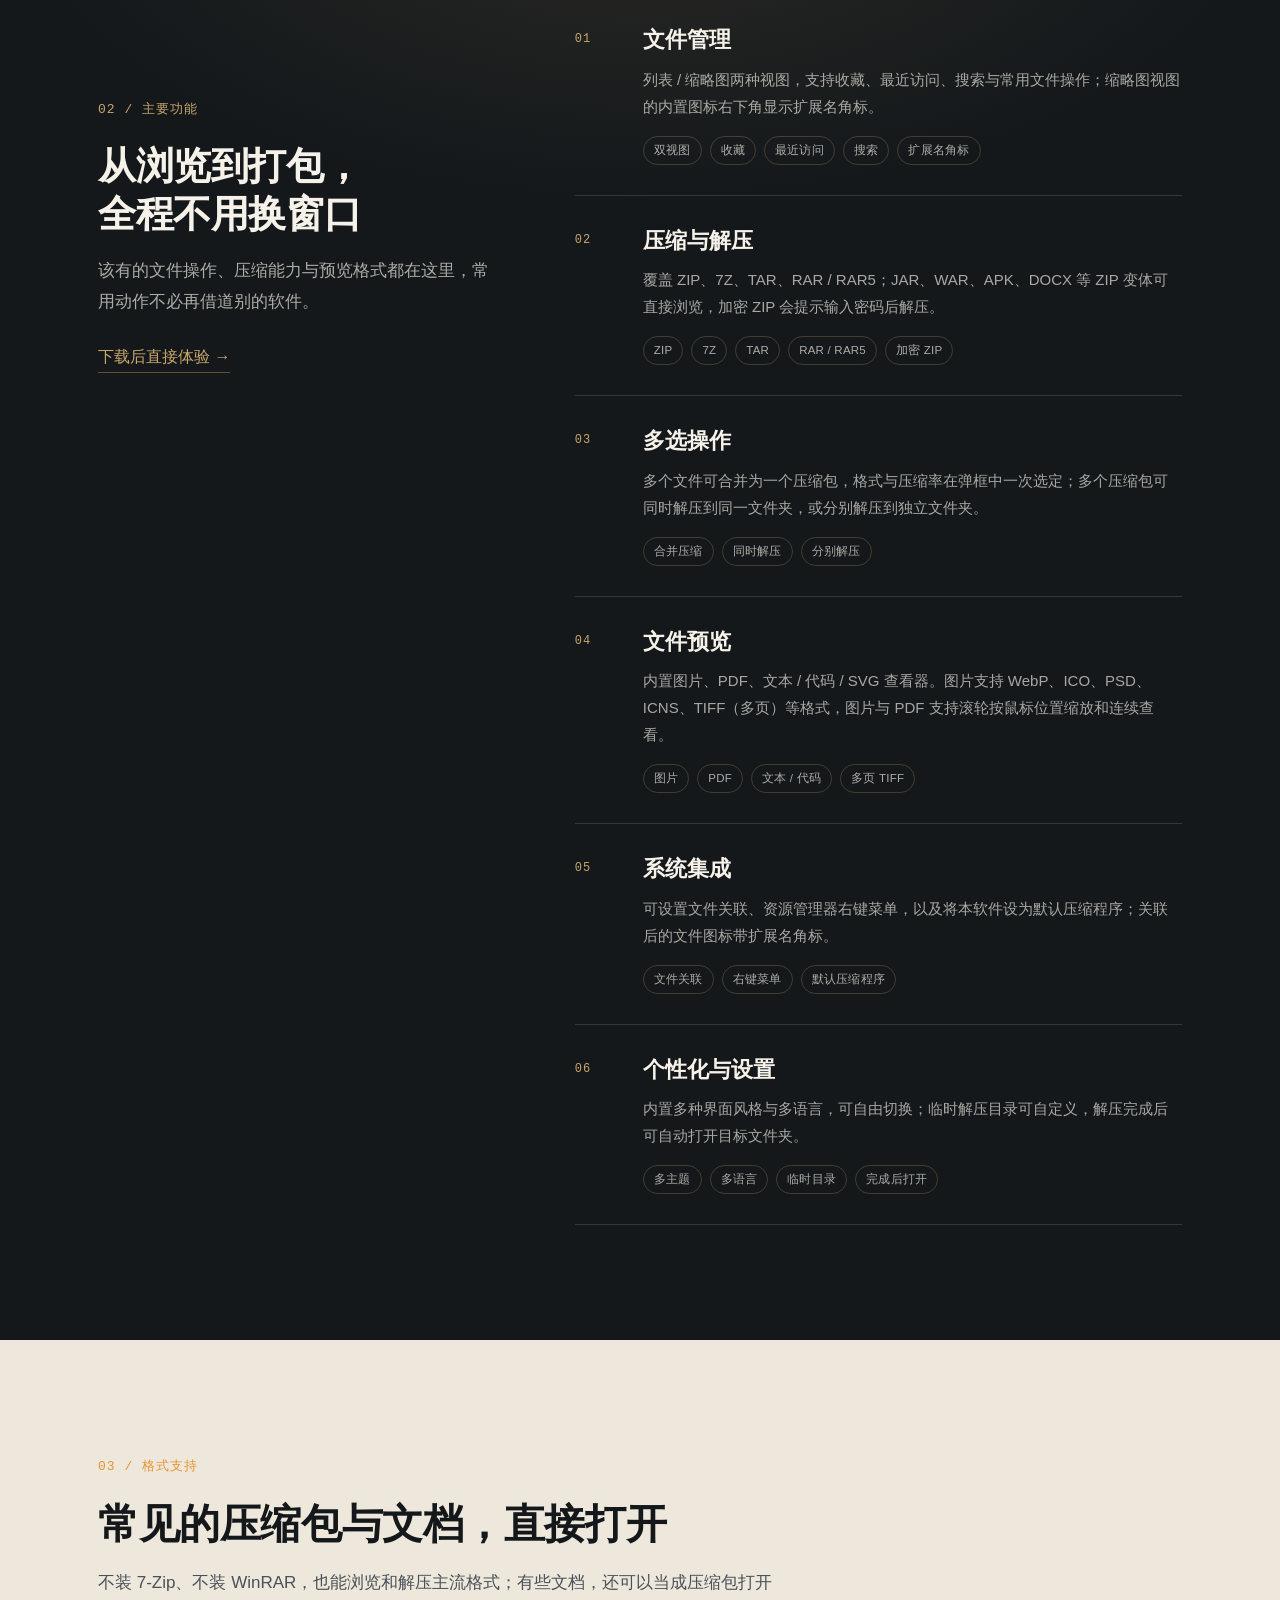
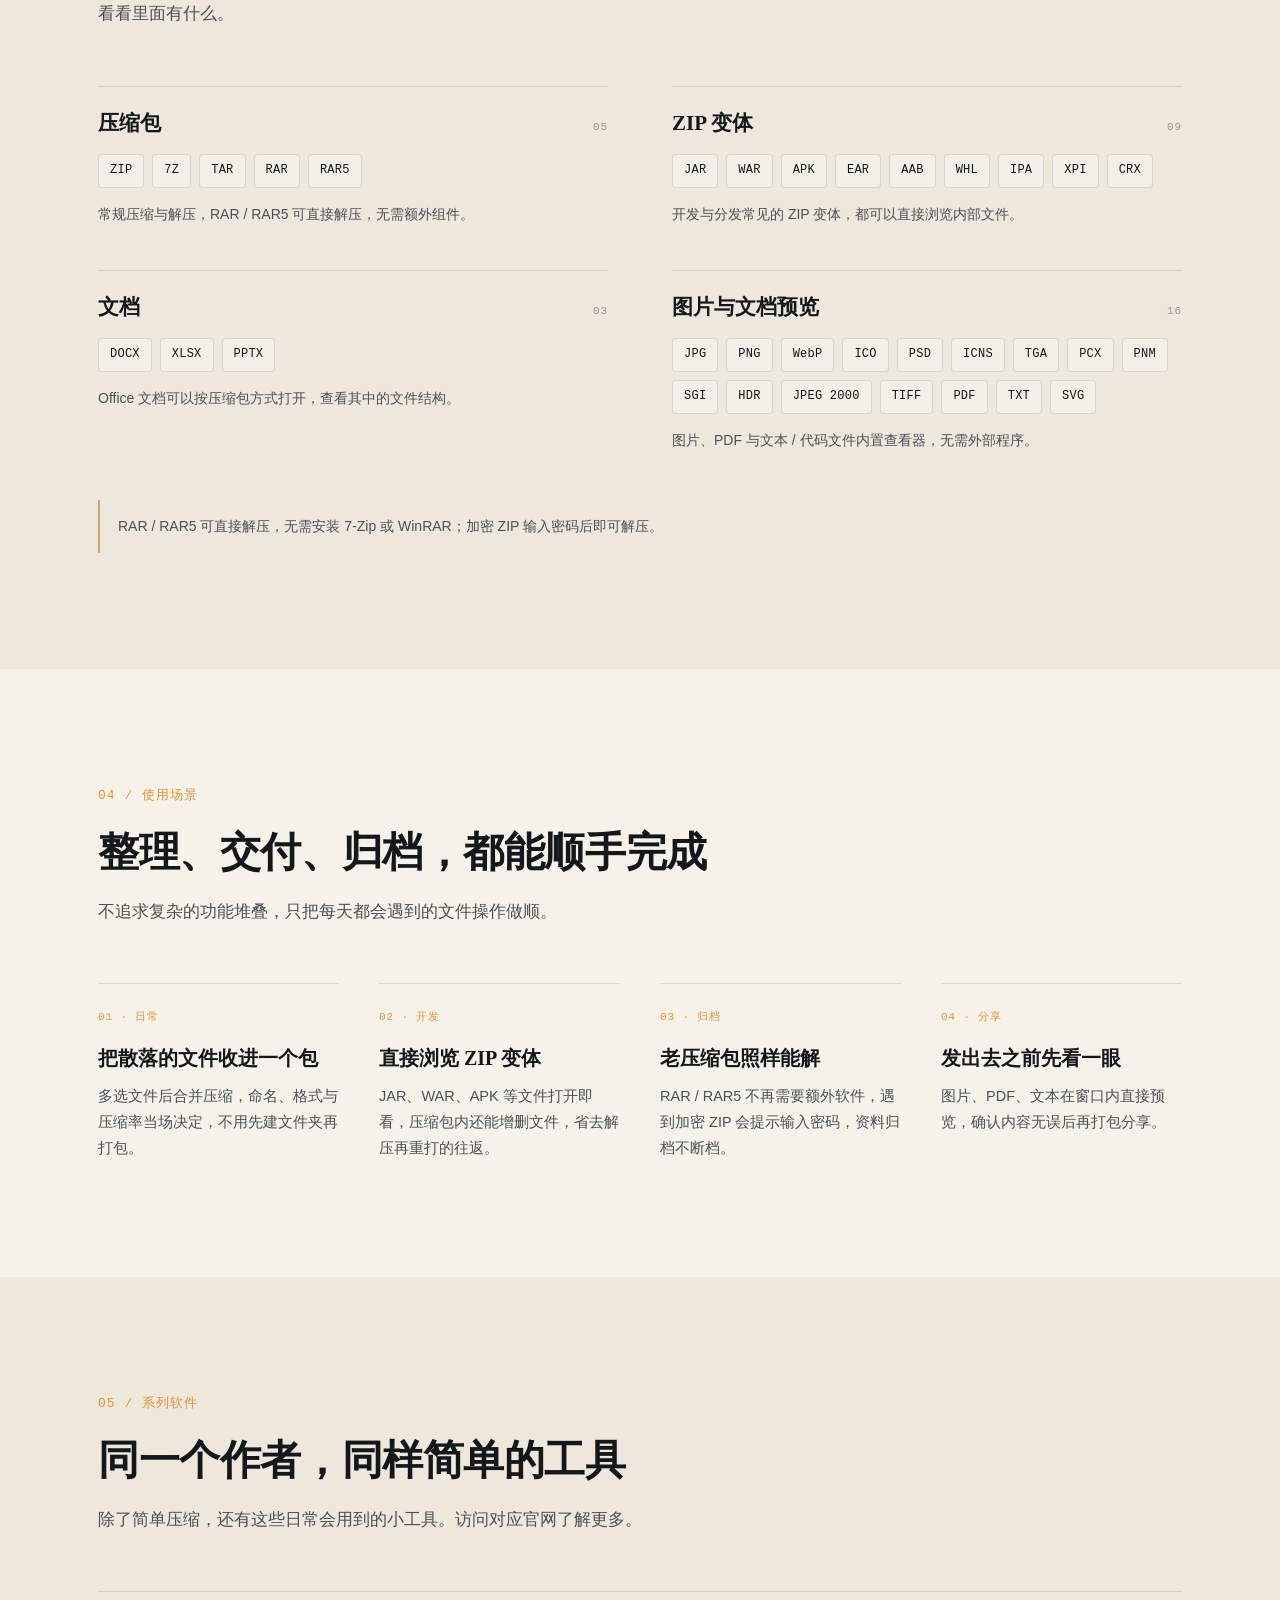
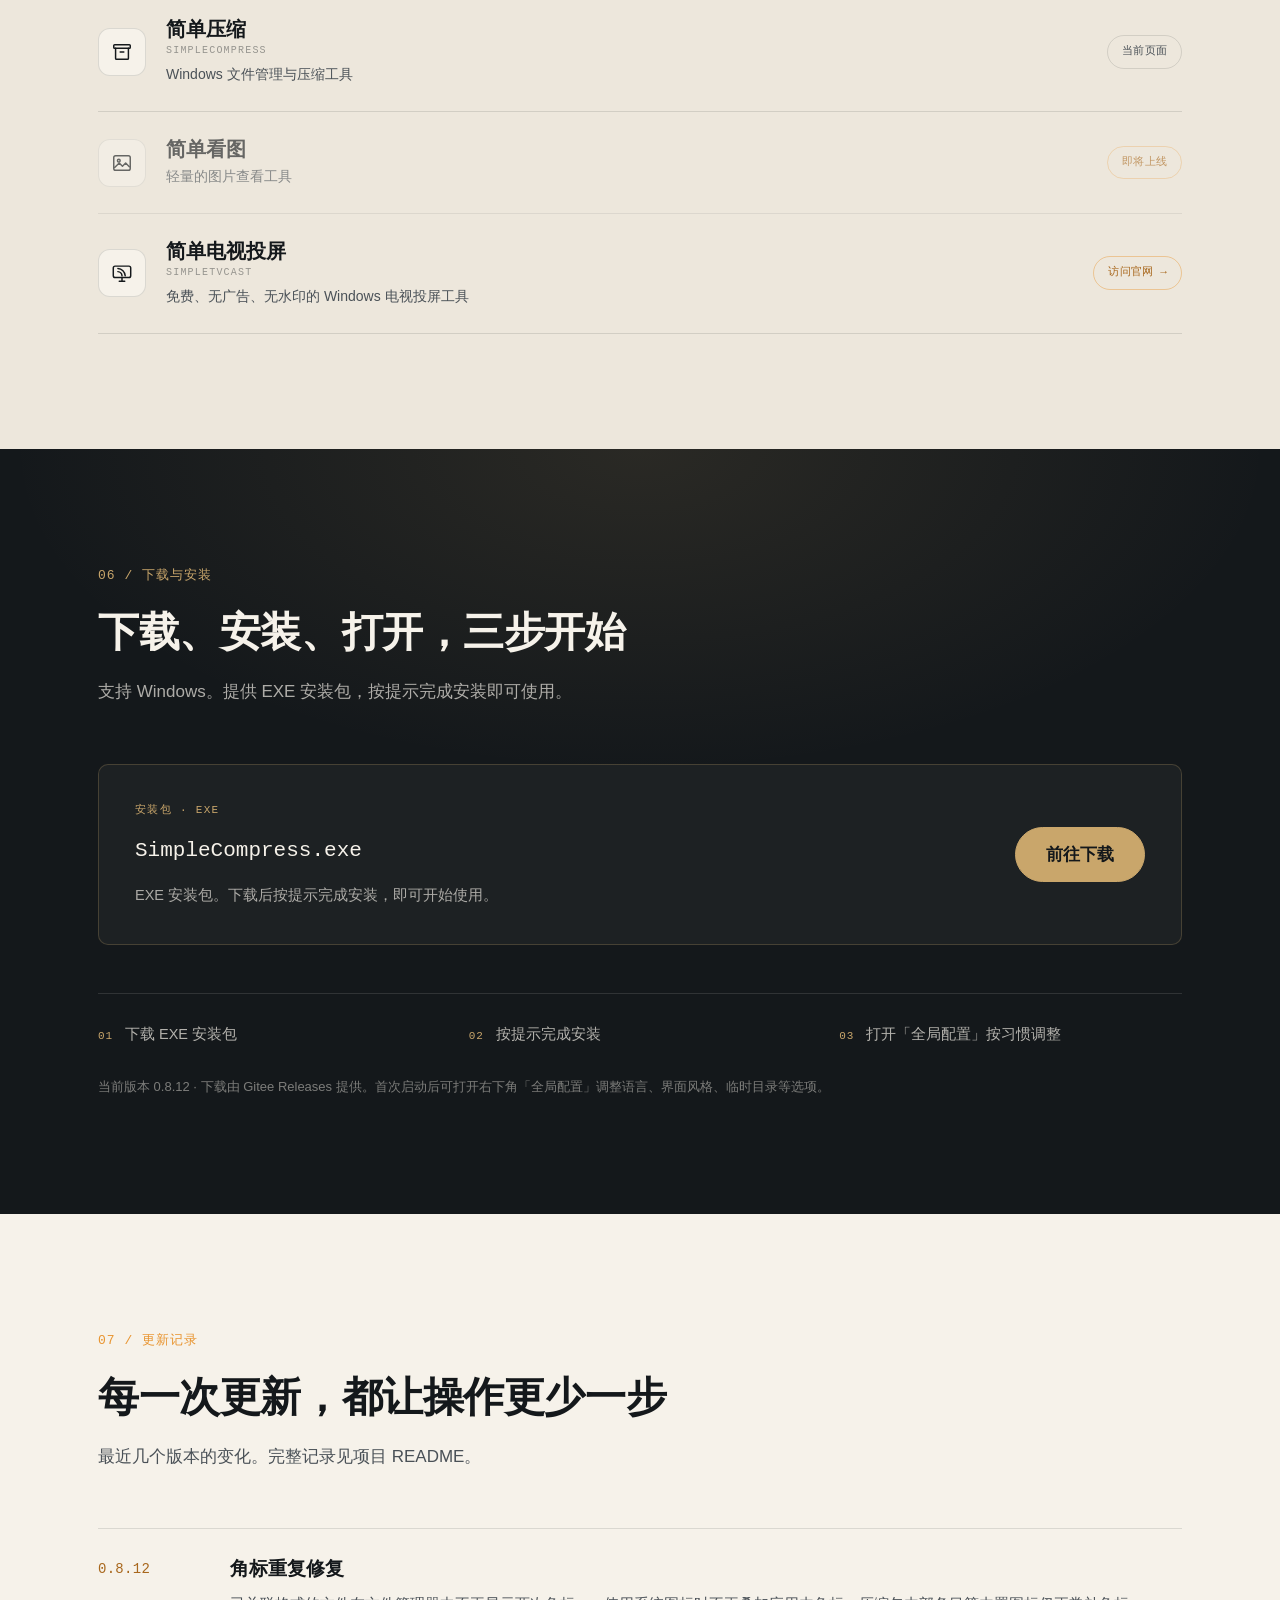
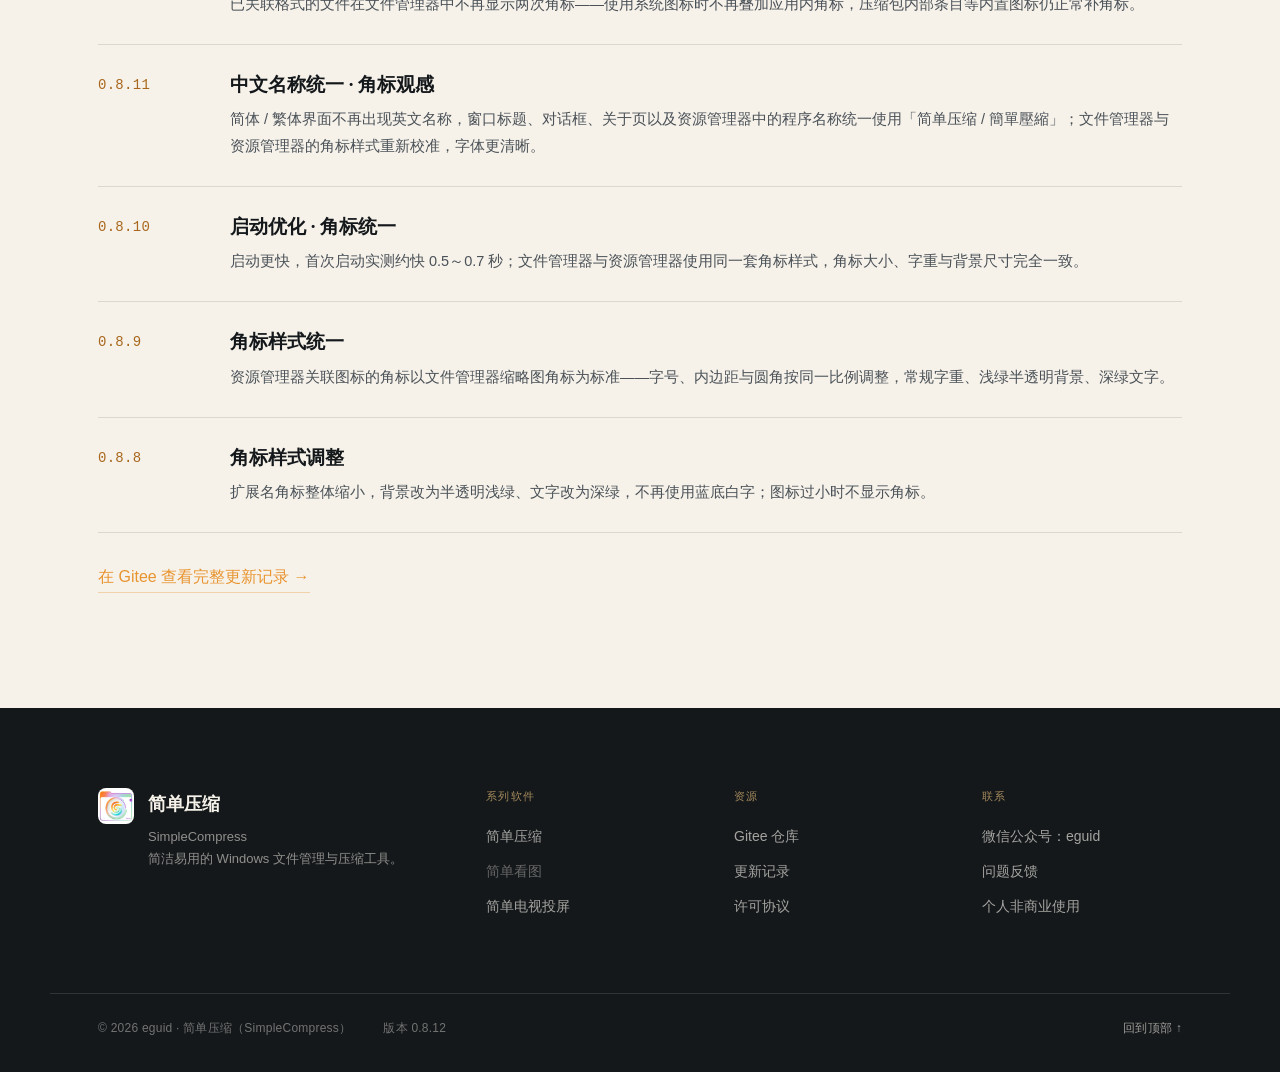
<file: website/index.html>
<!DOCTYPE html>
<html lang="zh-CN">
<head>
<meta charset="utf-8">
<meta name="viewport" content="width=device-width, initial-scale=1">
<title>简单压缩（SimpleCompress） · 文件管理与压缩，一个窗口就够了</title>
<meta name="description" content="简单压缩（SimpleCompress）是一款简洁易用的 Windows 文件管理与压缩工具。支持 ZIP、7Z、TAR、RAR / RAR5，内置图片、PDF、文本预览，可设置文件关联与资源管理器右键菜单。">
<meta name="theme-color" content="#14181b">
<meta property="og:title" content="简单压缩（SimpleCompress）">
<meta property="og:description" content="Windows 文件管理与压缩工具：浏览文件、管理压缩包、预览常见文档，都在同一个窗口完成。">
<meta property="og:type" content="website">
<meta property="og:image" content="assets/img/app-icon-256.png">
<link rel="icon" href="assets/img/app-icon.ico" sizes="any">
<link rel="icon" type="image/png" href="assets/img/app-icon-128.png">
<link rel="stylesheet" href="assets/css/main.css">
<script type="application/ld+json">
{
  "@context": "https://schema.org",
  "@type": "SoftwareApplication",
  "name": "简单压缩（SimpleCompress）",
  "operatingSystem": "Windows",
  "applicationCategory": "UtilitiesApplication",
  "description": "简洁易用的 Windows 文件管理与压缩工具，支持 ZIP、7Z、TAR、RAR / RAR5 与常见文档预览。",
  "author": { "@type": "Person", "name": "eguid" }
}
</script>
</head>
<body>
<a class="skip-link" href="#main">跳到主要内容</a>

<header class="site-header" id="siteHeader">
  <div class="wrap header-inner">
    <a class="brand" href="#top" aria-label="简单压缩 首页">
      <img src="assets/img/app-icon-128.png" alt="" width="36" height="36" aria-hidden="true">
      <span class="brand-text"><span>简单压缩</span><em>SimpleCompress</em></span>
    </a>
    <nav class="nav" aria-label="主导航">
      <a href="#why">为何简单</a>
      <a href="#features">主要功能</a>
      <a href="#formats">格式支持</a>
      <a href="#series">系列软件</a>
      <a href="#download">下载</a>
      <a href="#changelog">更新记录</a>
    </nav>
    <div class="header-actions">
      <a class="ghost-link" href="https://gitee.com/eguid/simplecompress" target="_blank" rel="noopener">Gitee</a>
      <a class="btn btn-ghost" href="#download">下载</a>
      <button class="nav-toggle" type="button" aria-expanded="false" aria-controls="mobileNav" aria-label="打开导航菜单">
        <span></span><span></span><span></span>
      </button>
    </div>
  </div>
</header>

<div class="mobile-nav" id="mobileNav" hidden>
  <nav aria-label="移动端导航">
    <a href="#why">为何简单</a>
    <a href="#features">主要功能</a>
    <a href="#formats">格式支持</a>
    <a href="#series">系列软件</a>
    <a href="#download">下载与安装</a>
    <a href="#changelog">更新记录</a>
    <a href="https://gitee.com/eguid/simplecompress" target="_blank" rel="noopener">Gitee 仓库</a>
  </nav>
</div>

<main id="main">

  <!-- 首屏 -->
  <section class="hero" id="top">
    <div class="wrap hero-inner">
      <div class="hero-copy">
        <p class="eyebrow">简单压缩（SimpleCompress） · Windows 文件管理与压缩工具</p>
        <h1>文件管理，压缩解压，<br><span class="accent">一个窗口</span>就够了。</h1>
        <p class="lede">浏览文件、管理压缩包、预览常见文档，都在同一个窗口完成。内置 ZIP、7Z、TAR 与 RAR / RAR5 处理能力，无需再装 7-Zip 或 WinRAR。</p>
        <div class="hero-cta">
          <a class="btn btn-gold btn-lg" href="#download">下载 Windows 版</a>
          <a class="btn btn-text" href="#changelog">查看更新记录 <span aria-hidden="true">→</span></a>
        </div>
        <ul class="hero-tags">
          <li>无需安装 7-Zip 或 WinRAR</li>
          <li>免费、无广告、无打扰、隐私安全</li>
          <li>支持 RAR / RAR5</li>
          <li>多语言与多主题</li>
          <li>个人非商业使用</li>
        </ul>
      </div>

      <div class="hero-visual" aria-hidden="true">
        <div class="mock-window">
          <div class="mock-titlebar">
            <span class="mock-app"><img src="assets/img/app-icon-128.png" alt="">简单压缩</span>
            <span class="mock-winbtns"><i></i><i></i><i></i></span>
          </div>
          <div class="mock-body">
            <aside class="mock-side">
              <span class="mock-side-title">快速访问</span>
              <span class="is-active">文档</span>
              <span>收藏</span>
              <span>最近访问</span>
              <span>此电脑</span>
            </aside>
            <div class="mock-main">
              <div class="mock-toolbar">
                <span class="mock-path">此电脑 <i>›</i> 文档</span>
                <span class="mock-search">搜索文件</span>
              </div>
              <div class="mock-cols"><span>名称</span><span>修改时间</span><span>大小</span></div>
              <ul class="mock-files">
                <li><span class="mock-file-icon is-zip">ZIP</span><span class="mock-file-name">项目资料.zip</span><span class="mock-file-date">11-18 09:24</span><span class="mock-file-size">24.6 MB</span></li>
                <li><span class="mock-file-icon is-pdf">PDF</span><span class="mock-file-name">产品手册.pdf</span><span class="mock-file-date">11-16 15:02</span><span class="mock-file-size">3.2 MB</span></li>
                <li><span class="mock-file-icon is-psd">PSD</span><span class="mock-file-name">设计稿.psd</span><span class="mock-file-date">11-15 20:41</span><span class="mock-file-size">86.1 MB</span></li>
                <li><span class="mock-file-icon is-7z">7Z</span><span class="mock-file-name">发布包.7z</span><span class="mock-file-date">11-14 11:18</span><span class="mock-file-size">128 MB</span></li>
                <li><span class="mock-file-icon is-doc">DOC</span><span class="mock-file-name">会议纪要.docx</span><span class="mock-file-date">11-13 17:36</span><span class="mock-file-size">245 KB</span></li>
                <li><span class="mock-file-icon is-png">PNG</span><span class="mock-file-name">界面截图.png</span><span class="mock-file-date">11-12 10:07</span><span class="mock-file-size">1.8 MB</span></li>
              </ul>
            </div>
          </div>
        </div>

        <div class="mock-toast">
          <div class="mock-toast-head"><span>合并压缩</span><b>3 个文件</b></div>
          <div class="mock-bar"><i></i></div>
          <div class="mock-toast-foot"><span>ZIP · 标准压缩</span><span>78%</span></div>
        </div>

        <div class="float-chip float-chip--a"><span class="dot"></span>版本 <b>0.8.12</b></div>
        <div class="float-chip float-chip--b"><span class="dot"></span>已关联 <b>ZIP / 7Z</b></div>
      </div>
    </div>
  </section>

  <!-- 01 为何简单 -->
  <section class="section" id="why">
    <div class="wrap">
      <div class="section-head reveal">
        <p class="eyebrow">01 / 为何简单</p>
        <h2>把常用的几步，放进同一个窗口</h2>
        <p class="section-sub">不用为看文件、解压缩、预览文档分别打开不同的软件。打开简单压缩，就可以一直做下去。</p>
      </div>
      <div class="pillars">
        <article class="pillar reveal">
          <span class="pillar-num">01</span>
          <h3>一个窗口完成</h3>
          <p>浏览、压缩、解压、预览在同一个界面里衔接。少一次切换，就少一次重新找文件的打断。</p>
        </article>
        <article class="pillar reveal">
          <span class="pillar-num">02</span>
          <h3>无需额外软件</h3>
          <p>内置 ZIP、7Z、TAR 与 RAR / RAR5 处理能力，不用再安装 7-Zip 或 WinRAR，解压 RAR 也无需额外组件。</p>
        </article>
        <article class="pillar reveal">
          <span class="pillar-num">03</span>
          <h3>安装即用</h3>
          <p>提供 EXE 安装包，按提示完成安装即可使用，无需额外配置；个人非商业使用，条款清晰。</p>
        </article>
      </div>
    </div>
  </section>

  <!-- 02 主要功能 -->
  <section class="section dark" id="features">
    <div class="wrap feature-layout">
      <div class="feature-aside reveal">
        <p class="eyebrow">02 / 主要功能</p>
        <h2>从浏览到打包，<br>全程不用换窗口</h2>
        <p class="section-sub">该有的文件操作、压缩能力与预览格式都在这里，常用动作不必再借道别的软件。</p>
        <a class="text-link" href="#download">下载后直接体验 <span aria-hidden="true">→</span></a>
      </div>

      <div class="feature-list">
        <article class="feature-item reveal">
          <span class="feature-num">01</span>
          <div class="feature-body">
            <h3>文件管理</h3>
            <p>列表 / 缩略图两种视图，支持收藏、最近访问、搜索与常用文件操作；缩略图视图的内置图标右下角显示扩展名角标。</p>
            <ul class="chips"><li>双视图</li><li>收藏</li><li>最近访问</li><li>搜索</li><li>扩展名角标</li></ul>
          </div>
        </article>
        <article class="feature-item reveal">
          <span class="feature-num">02</span>
          <div class="feature-body">
            <h3>压缩与解压</h3>
            <p>覆盖 ZIP、7Z、TAR、RAR / RAR5；JAR、WAR、APK、DOCX 等 ZIP 变体可直接浏览，加密 ZIP 会提示输入密码后解压。</p>
            <ul class="chips"><li>ZIP</li><li>7Z</li><li>TAR</li><li>RAR / RAR5</li><li>加密 ZIP</li></ul>
          </div>
        </article>
        <article class="feature-item reveal">
          <span class="feature-num">03</span>
          <div class="feature-body">
            <h3>多选操作</h3>
            <p>多个文件可合并为一个压缩包，格式与压缩率在弹框中一次选定；多个压缩包可同时解压到同一文件夹，或分别解压到独立文件夹。</p>
            <ul class="chips"><li>合并压缩</li><li>同时解压</li><li>分别解压</li></ul>
          </div>
        </article>
        <article class="feature-item reveal">
          <span class="feature-num">04</span>
          <div class="feature-body">
            <h3>文件预览</h3>
            <p>内置图片、PDF、文本 / 代码 / SVG 查看器。图片支持 WebP、ICO、PSD、ICNS、TIFF（多页）等格式，图片与 PDF 支持滚轮按鼠标位置缩放和连续查看。</p>
            <ul class="chips"><li>图片</li><li>PDF</li><li>文本 / 代码</li><li>多页 TIFF</li></ul>
          </div>
        </article>
        <article class="feature-item reveal">
          <span class="feature-num">05</span>
          <div class="feature-body">
            <h3>系统集成</h3>
            <p>可设置文件关联、资源管理器右键菜单，以及将本软件设为默认压缩程序；关联后的文件图标带扩展名角标。</p>
            <ul class="chips"><li>文件关联</li><li>右键菜单</li><li>默认压缩程序</li></ul>
          </div>
        </article>
        <article class="feature-item reveal">
          <span class="feature-num">06</span>
          <div class="feature-body">
            <h3>个性化与设置</h3>
            <p>内置多种界面风格与多语言，可自由切换；临时解压目录可自定义，解压完成后可自动打开目标文件夹。</p>
            <ul class="chips"><li>多主题</li><li>多语言</li><li>临时目录</li><li>完成后打开</li></ul>
          </div>
        </article>
      </div>
    </div>
  </section>

  <!-- 03 格式支持 -->
  <section class="section alt" id="formats">
    <div class="wrap">
      <div class="section-head reveal">
        <p class="eyebrow">03 / 格式支持</p>
        <h2>常见的压缩包与文档，直接打开</h2>
        <p class="section-sub">不装 7-Zip、不装 WinRAR，也能浏览和解压主流格式；有些文档，还可以当成压缩包打开看看里面有什么。</p>
      </div>

      <div class="formats-grid">
        <div class="format-group reveal">
          <h3>压缩包 <span>05</span></h3>
          <ul class="format-chips"><li>ZIP</li><li>7Z</li><li>TAR</li><li>RAR</li><li>RAR5</li></ul>
          <p>常规压缩与解压，RAR / RAR5 可直接解压，无需额外组件。</p>
        </div>
        <div class="format-group reveal">
          <h3>ZIP 变体 <span>09</span></h3>
          <ul class="format-chips"><li>JAR</li><li>WAR</li><li>APK</li><li>EAR</li><li>AAB</li><li>WHL</li><li>IPA</li><li>XPI</li><li>CRX</li></ul>
          <p>开发与分发常见的 ZIP 变体，都可以直接浏览内部文件。</p>
        </div>
        <div class="format-group reveal">
          <h3>文档 <span>03</span></h3>
          <ul class="format-chips"><li>DOCX</li><li>XLSX</li><li>PPTX</li></ul>
          <p>Office 文档可以按压缩包方式打开，查看其中的文件结构。</p>
        </div>
        <div class="format-group reveal">
          <h3>图片与文档预览 <span>16</span></h3>
          <ul class="format-chips"><li>JPG</li><li>PNG</li><li>WebP</li><li>ICO</li><li>PSD</li><li>ICNS</li><li>TGA</li><li>PCX</li><li>PNM</li><li>SGI</li><li>HDR</li><li>JPEG 2000</li><li>TIFF</li><li>PDF</li><li>TXT</li><li>SVG</li></ul>
          <p>图片、PDF 与文本 / 代码文件内置查看器，无需外部程序。</p>
        </div>
      </div>

      <p class="formats-note reveal">RAR / RAR5 可直接解压，无需安装 7-Zip 或 WinRAR；加密 ZIP 输入密码后即可解压。</p>
    </div>
  </section>

  <!-- 04 使用场景 -->
  <section class="section" id="scenarios">
    <div class="wrap">
      <div class="section-head reveal">
        <p class="eyebrow">04 / 使用场景</p>
        <h2>整理、交付、归档，都能顺手完成</h2>
        <p class="section-sub">不追求复杂的功能堆叠，只把每天都会遇到的文件操作做顺。</p>
      </div>
      <div class="scenarios-grid">
        <article class="scenario reveal">
          <span class="scenario-num">01 · 日常</span>
          <h3>把散落的文件收进一个包</h3>
          <p>多选文件后合并压缩，命名、格式与压缩率当场决定，不用先建文件夹再打包。</p>
        </article>
        <article class="scenario reveal">
          <span class="scenario-num">02 · 开发</span>
          <h3>直接浏览 ZIP 变体</h3>
          <p>JAR、WAR、APK 等文件打开即看，压缩包内还能增删文件，省去解压再重打的往返。</p>
        </article>
        <article class="scenario reveal">
          <span class="scenario-num">03 · 归档</span>
          <h3>老压缩包照样能解</h3>
          <p>RAR / RAR5 不再需要额外软件，遇到加密 ZIP 会提示输入密码，资料归档不断档。</p>
        </article>
        <article class="scenario reveal">
          <span class="scenario-num">04 · 分享</span>
          <h3>发出去之前先看一眼</h3>
          <p>图片、PDF、文本在窗口内直接预览，确认内容无误后再打包分享。</p>
        </article>
      </div>
    </div>
  </section>

  <!-- 05 系列软件 -->
  <section class="section alt" id="series">
    <div class="wrap">
      <div class="section-head reveal">
        <p class="eyebrow">05 / 系列软件</p>
        <h2>同一个作者，同样简单的工具</h2>
        <p class="section-sub">除了简单压缩，还有这些日常会用到的小工具。访问对应官网了解更多。</p>
      </div>

      <div class="series-list">
        <a class="product" href="#top" aria-current="page">
          <span class="product-icon" aria-hidden="true">
            <svg viewBox="0 0 24 24" fill="none" stroke="currentColor" stroke-width="1.6" stroke-linecap="round" stroke-linejoin="round"><rect x="3" y="4" width="18" height="4" rx="1"/><path d="M5 8v11a1 1 0 0 0 1 1h12a1 1 0 0 0 1-1V8"/><path d="M10 12h4"/></svg>
          </span>
          <span class="product-main">
            <strong>简单压缩</strong>
            <em>SimpleCompress</em>
            <span class="product-desc">Windows 文件管理与压缩工具</span>
          </span>
          <span class="product-status is-current">当前页面</span>
        </a>

        <a class="product is-pending" href="#" data-product="image" aria-disabled="true">
          <span class="product-icon" aria-hidden="true">
            <svg viewBox="0 0 24 24" fill="none" stroke="currentColor" stroke-width="1.6" stroke-linecap="round" stroke-linejoin="round"><rect x="3" y="4" width="18" height="16" rx="2"/><circle cx="8.5" cy="9.5" r="1.5"/><path d="m4 17 5-5 3.5 3.5L16 12l4 4"/></svg>
          </span>
          <span class="product-main">
            <strong>简单看图</strong>
            <span class="product-desc">轻量的图片查看工具</span>
          </span>
          <span class="product-status" data-status>即将上线</span>
        </a>

        <a class="product" href="https://simpletvcast.eguid.cc" target="_blank" rel="noopener" data-product="tvcast">
          <span class="product-icon" aria-hidden="true">
            <svg viewBox="0 0 24 24" fill="none" stroke="currentColor" stroke-width="1.6" stroke-linecap="round" stroke-linejoin="round"><rect x="2.5" y="4.5" width="19" height="12.5" rx="2"/><path d="M9 21h6M12 17v4"/><path d="M7.5 10.5a5 5 0 0 1 4.5 4.5"/><path d="M7.5 7a8.5 8.5 0 0 1 8 8"/></svg>
          </span>
          <span class="product-main">
            <strong>简单电视投屏</strong>
            <em>SimpleTVCast</em>
            <span class="product-desc">免费、无广告、无水印的 Windows 电视投屏工具</span>
          </span>
          <span class="product-status" data-status>访问官网 →</span>
        </a>
      </div>
    </div>
  </section>

  <!-- 06 下载与安装 -->
  <section class="section dark download" id="download">
    <div class="wrap">
      <div class="section-head reveal">
        <p class="eyebrow">06 / 下载与安装</p>
        <h2>下载、安装、打开，三步开始</h2>
        <p class="section-sub">支持 Windows。提供 EXE 安装包，按提示完成安装即可使用。</p>
      </div>

      <div class="download-panel reveal">
        <div class="download-panel-text">
          <p class="dl-tag">安装包 · EXE</p>
          <h3>SimpleCompress.exe</h3>
          <p>EXE 安装包。下载后按提示完成安装，即可开始使用。</p>
        </div>
        <a class="btn btn-gold btn-lg" href="https://gitee.com/eguid/simplecompress/releases" target="_blank" rel="noopener">前往下载</a>
      </div>

      <ol class="steps reveal">
        <li><span>01</span>下载 EXE 安装包</li>
        <li><span>02</span>按提示完成安装</li>
        <li><span>03</span>打开「全局配置」按习惯调整</li>
      </ol>

      <p class="download-note reveal">当前版本 0.8.12 · 下载由 Gitee Releases 提供。首次启动后可打开右下角「全局配置」调整语言、界面风格、临时目录等选项。</p>
    </div>
  </section>

  <!-- 07 更新记录 -->
  <section class="section" id="changelog">
    <div class="wrap">
      <div class="section-head reveal">
        <p class="eyebrow">07 / 更新记录</p>
        <h2>每一次更新，都让操作更少一步</h2>
        <p class="section-sub">最近几个版本的变化。完整记录见项目 README。</p>
      </div>

      <ol class="log-list">
        <li class="log-item reveal">
          <span class="log-ver">0.8.12</span>
          <div class="log-body">
            <h3>角标重复修复</h3>
            <p>已关联格式的文件在文件管理器中不再显示两次角标——使用系统图标时不再叠加应用内角标，压缩包内部条目等内置图标仍正常补角标。</p>
          </div>
        </li>
        <li class="log-item reveal">
          <span class="log-ver">0.8.11</span>
          <div class="log-body">
            <h3>中文名称统一 · 角标观感</h3>
            <p>简体 / 繁体界面不再出现英文名称，窗口标题、对话框、关于页以及资源管理器中的程序名称统一使用「简单压缩 / 簡單壓縮」；文件管理器与资源管理器的角标样式重新校准，字体更清晰。</p>
          </div>
        </li>
        <li class="log-item reveal">
          <span class="log-ver">0.8.10</span>
          <div class="log-body">
            <h3>启动优化 · 角标统一</h3>
            <p>启动更快，首次启动实测约快 0.5～0.7 秒；文件管理器与资源管理器使用同一套角标样式，角标大小、字重与背景尺寸完全一致。</p>
          </div>
        </li>
        <li class="log-item reveal">
          <span class="log-ver">0.8.9</span>
          <div class="log-body">
            <h3>角标样式统一</h3>
            <p>资源管理器关联图标的角标以文件管理器缩略图角标为标准——字号、内边距与圆角按同一比例调整，常规字重、浅绿半透明背景、深绿文字。</p>
          </div>
        </li>
        <li class="log-item reveal">
          <span class="log-ver">0.8.8</span>
          <div class="log-body">
            <h3>角标样式调整</h3>
            <p>扩展名角标整体缩小，背景改为半透明浅绿、文字改为深绿，不再使用蓝底白字；图标过小时不显示角标。</p>
          </div>
        </li>
      </ol>

      <a class="text-link log-more reveal" href="https://gitee.com/eguid/simplecompress" target="_blank" rel="noopener">在 Gitee 查看完整更新记录 <span aria-hidden="true">→</span></a>
    </div>
  </section>

</main>

<footer class="site-footer">
  <div class="wrap footer-inner">
    <div class="footer-brand">
      <img src="assets/img/app-icon-128.png" alt="" width="36" height="36">
      <div>
        <strong>简单压缩</strong>
        <span>SimpleCompress<br>简洁易用的 Windows 文件管理与压缩工具。</span>
      </div>
    </div>
    <nav class="footer-col" aria-label="系列软件">
      <h3>系列软件</h3>
      <a href="#top">简单压缩</a>
      <a href="#" data-product="image" class="is-pending" aria-disabled="true">简单看图</a>
      <a href="https://simpletvcast.eguid.cc" target="_blank" rel="noopener" data-product="tvcast">简单电视投屏</a>
    </nav>
    <nav class="footer-col" aria-label="资源">
      <h3>资源</h3>
      <a href="https://gitee.com/eguid/simplecompress" target="_blank" rel="noopener">Gitee 仓库</a>
      <a href="#changelog">更新记录</a>
      <a href="https://gitee.com/eguid/simplecompress/blob/master/LICENSE" target="_blank" rel="noopener">许可协议</a>
    </nav>
    <div class="footer-col">
      <h3>联系</h3>
      <p>微信公众号：eguid</p>
      <a href="https://gitee.com/eguid/simplecompress/issues" target="_blank" rel="noopener">问题反馈</a>
      <p>个人非商业使用</p>
    </div>
  </div>
  <div class="wrap footer-bottom">
    <span>© 2026 eguid · 简单压缩（SimpleCompress）</span>
    <span>版本 0.8.12</span>
    <a href="#top">回到顶部 ↑</a>
  </div>
</footer>

<script src="assets/js/main.js"></script>
</body>
</html>
</file>
<file: assets/css/main.css>
/* ==========================================================================
   简单压缩（SimpleCompress）官方网站
   纯静态：无第三方字体 / 图标 / 脚本 / 图表库
   ========================================================================== */

/* ---------- 1. Design Tokens ---------- */
:root {
  --paper: #f6f2ea;
  --paper-2: #ede7dc;
  --ink: #14181b;
  --ink-2: #1d2226;
  --ink-soft: #4a5157;
  --brand: #e8942f;
  --mint: #35b08a;
  --gold: #c9a66b;
  --line: rgba(20, 24, 27, 0.12);
  --line-dark: rgba(201, 166, 107, 0.28);

  --font-serif: "Noto Serif SC", "Source Han Serif SC", "Songti SC", "STSong", serif;
  --font-sans: "HarmonyOS Sans SC", "MiSans", "PingFang SC", "Microsoft YaHei", sans-serif;
  --font-mono: "IBM Plex Mono", "JetBrains Mono", ui-monospace, "Consolas", monospace;

  --wrap: 1180px;
  --pad: 48px;
  --header-h: 64px;
  --radius-tag: 4px;
  --radius-card: 10px;
  --radius-screen: 14px;

  --shadow-light: 0 1px 0 rgba(255, 255, 255, 0.7) inset, 0 18px 40px -28px rgba(20, 24, 27, 0.35);
  --shadow-dark: 0 50px 140px -50px rgba(0, 0, 0, 0.9);

  --ease: cubic-bezier(0.2, 0.8, 0.2, 1);
}

/* ---------- 2. Reset & Base ---------- */
*,
*::before,
*::after {
  box-sizing: border-box;
}

html {
  scroll-behavior: smooth;
  scroll-padding-top: calc(var(--header-h) + 32px);
  -webkit-text-size-adjust: 100%;
}

body {
  margin: 0;
  background: var(--paper);
  color: var(--ink);
  font-family: var(--font-sans);
  font-size: 16px;
  line-height: 1.8;
  -webkit-font-smoothing: antialiased;
  overflow-x: hidden;
}

body.nav-open {
  overflow: hidden;
}

h1,
h2,
h3 {
  margin: 0;
  font-family: var(--font-serif);
  font-weight: 600;
  color: var(--ink);
}

p {
  margin: 0;
}

ul,
ol {
  margin: 0;
  padding: 0;
  list-style: none;
}

a {
  color: inherit;
  text-decoration: none;
}

img {
  max-width: 100%;
  height: auto;
  display: block;
}

button {
  font: inherit;
  color: inherit;
  background: none;
  border: 0;
  cursor: pointer;
}

[hidden] {
  display: none !important;
}

::selection {
  background: rgba(232, 148, 47, 0.24);
}

:focus-visible {
  outline: 2px solid var(--brand);
  outline-offset: 2px;
}

/* 极细噪点，提升纸张质感 */
body::after {
  content: "";
  position: fixed;
  inset: 0;
  z-index: 9999;
  pointer-events: none;
  opacity: 0.03;
  background-image: url("data:image/svg+xml,%3Csvg xmlns='http://www.w3.org/2000/svg' width='140' height='140'%3E%3Cfilter id='n'%3E%3CfeTurbulence type='fractalNoise' baseFrequency='.85' numOctaves='3'/%3E%3C/filter%3E%3Crect width='140' height='140' filter='url(%23n)'/%3E%3C/svg%3E");
}

.skip-link {
  position: fixed;
  top: 12px;
  left: 12px;
  z-index: 100;
  padding: 10px 16px;
  border-radius: 6px;
  background: var(--paper);
  color: var(--ink);
  font-size: 14px;
  transform: translateY(-160%);
  transition: transform 0.2s ease;
}

.skip-link:focus {
  transform: translateY(0);
}

.wrap {
  width: 100%;
  max-width: var(--wrap);
  margin-inline: auto;
  padding-inline: var(--pad);
}

/* ---------- 3. Buttons & Links ---------- */
.btn {
  display: inline-flex;
  align-items: center;
  justify-content: center;
  gap: 8px;
  min-height: 44px;
  padding: 12px 22px;
  border-radius: 999px;
  font-family: var(--font-sans);
  font-size: 15px;
  font-weight: 600;
  line-height: 1.4;
  white-space: nowrap;
  transition: background-color 0.2s ease, color 0.2s ease, border-color 0.2s ease,
    transform 0.2s ease, filter 0.2s ease;
}

.btn-lg {
  min-height: 52px;
  padding: 15px 30px;
  font-size: 17px;
}

.btn-gold {
  background: var(--gold);
  color: var(--ink);
  border: 1px solid var(--gold);
}

.btn-gold:hover {
  filter: brightness(1.06);
  transform: translateY(-1px);
}

.btn-outline {
  border: 1px solid var(--line-dark);
  color: var(--paper);
}

.btn-outline:hover {
  border-color: var(--gold);
  color: var(--gold);
  transform: translateY(-1px);
}

.btn-ghost {
  border: 1px solid var(--line);
  color: var(--ink);
}

.btn-ghost:hover {
  border-color: rgba(232, 148, 47, 0.5);
  transform: translateY(-1px);
}

.btn-text {
  padding: 12px 6px;
  color: inherit;
  opacity: 0.86;
}

.btn-text span {
  transition: transform 0.2s ease;
}

.btn-text:hover {
  opacity: 1;
}

.btn-text:hover span {
  transform: translateX(4px);
}

.text-link {
  display: inline-block;
  color: var(--brand);
  border-bottom: 1px solid rgba(232, 148, 47, 0.35);
  transition: border-color 0.2s ease;
}

.text-link:hover {
  border-bottom-color: var(--brand);
}

.text-link span {
  display: inline-block;
  transition: transform 0.2s ease;
}

.text-link:hover span {
  transform: translateX(4px);
}

/* ---------- 4. Header ---------- */
.site-header {
  position: fixed;
  top: 0;
  left: 0;
  right: 0;
  z-index: 40;
  height: var(--header-h);
  color: var(--paper);
  background: transparent;
  border-bottom: 1px solid transparent;
  transition: background-color 0.3s ease, border-color 0.3s ease, color 0.3s ease,
    backdrop-filter 0.3s ease;
}

.site-header.is-scrolled,
.site-header.is-open {
  color: var(--ink);
  background: rgba(246, 242, 234, 0.9);
  border-bottom-color: var(--line);
  -webkit-backdrop-filter: saturate(1.2) blur(14px);
  backdrop-filter: saturate(1.2) blur(14px);
}

.header-inner {
  display: flex;
  align-items: center;
  gap: 32px;
  height: 100%;
}

.brand {
  display: inline-flex;
  align-items: center;
  gap: 10px;
  flex: none;
}

.brand img {
  width: 36px;
  height: 36px;
  border-radius: 8px;
}

.brand-text {
  display: flex;
  flex-direction: column;
  font-size: 15px;
  font-weight: 600;
  line-height: 1.25;
  letter-spacing: 0.01em;
}

.brand-text em {
  font-family: var(--font-mono);
  font-style: normal;
  font-size: 10px;
  font-weight: 400;
  letter-spacing: 0.12em;
  text-transform: uppercase;
  opacity: 0.6;
}

.nav {
  display: flex;
  align-items: center;
  gap: 26px;
  margin-inline: auto;
  font-size: 14px;
}

.nav a,
.ghost-link {
  position: relative;
  opacity: 0.82;
  white-space: nowrap;
  transition: opacity 0.2s ease;
}

.nav a:hover,
.ghost-link:hover {
  opacity: 1;
}

.nav a::after {
  content: "";
  position: absolute;
  left: 0;
  right: 0;
  bottom: -6px;
  height: 1px;
  background: currentColor;
  transform: scaleX(0);
  transform-origin: left;
  transition: transform 0.25s var(--ease);
}

.nav a:hover::after {
  transform: scaleX(1);
}

.header-actions {
  display: flex;
  align-items: center;
  gap: 18px;
  margin-left: auto;
  flex: none;
}

.header-actions .btn {
  min-height: 38px;
  padding: 8px 18px;
  font-size: 14px;
  border-color: rgba(201, 166, 107, 0.5);
  color: var(--paper);
}

.site-header.is-scrolled .header-actions .btn,
.site-header.is-open .header-actions .btn {
  border-color: var(--line);
  color: var(--ink);
}

.nav-toggle {
  display: none;
  flex-direction: column;
  justify-content: center;
  gap: 5px;
  width: 40px;
  height: 40px;
  padding: 0 9px;
  margin-left: -4px;
}

.nav-toggle span {
  display: block;
  height: 1.5px;
  background: currentColor;
  border-radius: 2px;
  transition: transform 0.25s var(--ease), opacity 0.25s ease;
}

.nav-toggle[aria-expanded="true"] span:nth-child(1) {
  transform: translateY(6.5px) rotate(45deg);
}

.nav-toggle[aria-expanded="true"] span:nth-child(2) {
  opacity: 0;
}

.nav-toggle[aria-expanded="true"] span:nth-child(3) {
  transform: translateY(-6.5px) rotate(-45deg);
}

.mobile-nav {
  position: fixed;
  top: var(--header-h);
  left: 0;
  right: 0;
  z-index: 39;
  height: calc(100vh - var(--header-h));
  height: calc(100dvh - var(--header-h));
  overflow-y: auto;
  padding: 12px var(--pad) 40px;
  background: var(--paper);
  border-bottom: 1px solid var(--line);
  box-shadow: 0 30px 60px -40px rgba(20, 24, 27, 0.6);
}

.mobile-nav nav {
  display: flex;
  flex-direction: column;
}

.mobile-nav a {
  padding: 14px 0;
  border-bottom: 1px solid var(--line);
  font-size: 16px;
}

.mobile-nav a:last-child {
  border-bottom: 0;
  color: var(--brand);
}

/* ---------- 5. Hero ---------- */
.hero {
  position: relative;
  display: flex;
  flex-direction: column;
  justify-content: center;
  min-height: clamp(600px, 92vh, 900px);
  padding: calc(var(--header-h) + 56px) 0 96px;
  background: var(--ink);
  color: var(--paper);
  overflow: hidden;
  isolation: isolate;
}

.hero::before {
  content: "";
  position: absolute;
  inset: 0;
  z-index: -1;
  background: radial-gradient(1200px 600px at 50% -10%, rgba(201, 166, 107, 0.18), transparent 70%);
}

.hero-inner {
  display: grid;
  grid-template-columns: minmax(0, 1.06fr) minmax(0, 0.94fr);
  align-items: center;
  gap: 64px;
}

.eyebrow {
  margin-bottom: 20px;
  font-family: var(--font-mono);
  font-size: 13px;
  letter-spacing: 0.08em;
  color: var(--gold);
}

.hero h1 {
  font-size: clamp(38px, 4.8vw, 62px);
  line-height: 1.14;
  letter-spacing: -0.01em;
  color: var(--paper);
  text-wrap: balance;
}

.accent {
  color: var(--brand);
}

.lede {
  max-width: 34em;
  margin-top: 24px;
  font-size: 18px;
  line-height: 1.75;
  color: rgba(246, 242, 234, 0.72);
}

.hero-cta {
  display: flex;
  align-items: center;
  flex-wrap: wrap;
  gap: 14px 20px;
  margin-top: 36px;
}

.hero-cta .btn-text {
  color: rgba(246, 242, 234, 0.86);
}

.hero-tags {
  display: flex;
  flex-wrap: wrap;
  gap: 10px;
  margin-top: 36px;
}

.hero-tags li {
  display: inline-flex;
  align-items: center;
  gap: 8px;
  padding: 6px 14px;
  border: 1px solid var(--line-dark);
  border-radius: var(--radius-tag);
  font-size: 13px;
  letter-spacing: 0.02em;
  color: rgba(246, 242, 234, 0.78);
}

.hero-tags li::before {
  content: "";
  width: 5px;
  height: 5px;
  border-radius: 50%;
  background: var(--mint);
}

.hero-copy > * {
  animation: rise 0.72s var(--ease) both;
}

.hero-copy .eyebrow { animation-delay: 0.05s; }
.hero-copy h1 { animation-delay: 0.15s; }
.hero-copy .lede { animation-delay: 0.27s; }
.hero-copy .hero-cta { animation-delay: 0.39s; }
.hero-copy .hero-tags { animation-delay: 0.5s; }

@keyframes rise {
  from {
    opacity: 0;
    transform: translateY(18px);
  }
  to {
    opacity: 1;
    transform: none;
  }
}

/* 首屏视觉：应用窗口模拟 */
.hero-visual {
  position: relative;
  justify-self: end;
  width: min(100%, 480px);
  padding: 6px 0 34px;
  animation: rise 0.8s var(--ease) 0.4s both;
}

.mock-window {
  position: relative;
  overflow: hidden;
  border-radius: var(--radius-screen);
  background: var(--paper);
  color: var(--ink);
  box-shadow: var(--shadow-dark);
  border: 1px solid rgba(201, 166, 107, 0.22);
}

.mock-titlebar {
  display: flex;
  align-items: center;
  justify-content: space-between;
  height: 40px;
  padding: 0 14px;
  background: var(--paper-2);
  border-bottom: 1px solid rgba(20, 24, 27, 0.08);
}

.mock-app {
  display: flex;
  align-items: center;
  gap: 8px;
  font-size: 12px;
  font-weight: 600;
}

.mock-app img {
  width: 18px;
  height: 18px;
  border-radius: 4px;
}

.mock-winbtns {
  display: flex;
  gap: 10px;
}

.mock-winbtns i {
  width: 8px;
  height: 8px;
  border-radius: 50%;
  background: rgba(20, 24, 27, 0.16);
}

.mock-body {
  display: grid;
  grid-template-columns: 118px minmax(0, 1fr);
  min-height: 296px;
}

.mock-side {
  display: flex;
  flex-direction: column;
  gap: 2px;
  padding: 14px 10px;
  background: var(--paper-2);
  border-right: 1px solid rgba(20, 24, 27, 0.07);
}

.mock-side-title {
  margin: 0 8px 8px;
  font-family: var(--font-mono);
  font-size: 9px;
  letter-spacing: 0.12em;
  color: rgba(20, 24, 27, 0.42);
}

.mock-side span:not(.mock-side-title) {
  padding: 6px 9px;
  border-radius: 6px;
  font-size: 11.5px;
  color: rgba(20, 24, 27, 0.62);
}

.mock-side span.is-active {
  background: rgba(20, 24, 27, 0.08);
  color: var(--ink);
  font-weight: 600;
}

.mock-main {
  padding: 12px 14px 8px;
  min-width: 0;
}

.mock-toolbar {
  display: flex;
  align-items: center;
  justify-content: space-between;
  gap: 12px;
  padding-bottom: 10px;
}

.mock-path {
  font-size: 11.5px;
  font-weight: 600;
  white-space: nowrap;
  overflow: hidden;
  text-overflow: ellipsis;
}

.mock-path i {
  margin: 0 5px;
  font-style: normal;
  color: rgba(20, 24, 27, 0.32);
}

.mock-search {
  flex: none;
  width: 104px;
  padding: 4px 10px;
  border-radius: 999px;
  background: rgba(20, 24, 27, 0.05);
  font-size: 10px;
  color: rgba(20, 24, 27, 0.42);
}

.mock-cols,
.mock-files li {
  display: grid;
  grid-template-columns: 24px minmax(0, 1fr) 72px 56px;
  align-items: center;
  gap: 8px;
}

.mock-cols {
  padding: 6px 6px 7px;
  border-bottom: 1px solid rgba(20, 24, 27, 0.09);
  font-size: 9.5px;
  color: rgba(20, 24, 27, 0.4);
}

.mock-cols span:nth-child(n + 2) {
  text-align: right;
}

.mock-files li {
  padding: 6px;
  border-bottom: 1px dashed rgba(20, 24, 27, 0.07);
}

.mock-files li:last-child {
  border-bottom: 0;
}

.mock-file-icon {
  display: grid;
  place-items: center;
  width: 22px;
  height: 22px;
  border-radius: 5px;
  font-family: var(--font-mono);
  font-size: 7.5px;
  font-weight: 700;
  letter-spacing: -0.02em;
}

.mock-file-icon.is-zip { background: rgba(201, 166, 107, 0.24); color: #8a6a2f; }
.mock-file-icon.is-pdf { background: rgba(190, 90, 70, 0.14); color: #9c4634; }
.mock-file-icon.is-psd { background: rgba(70, 110, 160, 0.14); color: #40628f; }
.mock-file-icon.is-7z { background: rgba(53, 176, 138, 0.14); color: #21805f; }
.mock-file-icon.is-doc { background: rgba(70, 110, 160, 0.14); color: #40628f; }
.mock-file-icon.is-png { background: rgba(53, 176, 138, 0.14); color: #21805f; }

.mock-file-name {
  font-size: 11px;
  white-space: nowrap;
  overflow: hidden;
  text-overflow: ellipsis;
}

.mock-file-date,
.mock-file-size {
  font-family: var(--font-mono);
  font-size: 9.5px;
  text-align: right;
  color: rgba(20, 24, 27, 0.45);
  white-space: nowrap;
}

.mock-toast {
  position: absolute;
  right: -18px;
  bottom: 0;
  width: 236px;
  padding: 12px 14px;
  border-radius: var(--radius-card);
  background: var(--ink-2);
  color: var(--paper);
  border: 1px solid rgba(201, 166, 107, 0.34);
  box-shadow: 0 24px 60px -30px rgba(0, 0, 0, 0.9);
}

.mock-toast-head,
.mock-toast-foot {
  display: flex;
  align-items: center;
  justify-content: space-between;
  gap: 10px;
  font-size: 10.5px;
}

.mock-toast-head span {
  color: rgba(246, 242, 234, 0.62);
}

.mock-toast-head b {
  font-weight: 600;
}

.mock-bar {
  height: 4px;
  margin: 9px 0 7px;
  border-radius: 999px;
  background: rgba(246, 242, 234, 0.14);
  overflow: hidden;
}

.mock-bar i {
  display: block;
  width: 78%;
  height: 100%;
  border-radius: inherit;
  background: linear-gradient(90deg, var(--gold), var(--brand));
  position: relative;
  overflow: hidden;
}

.mock-bar i::after {
  content: "";
  position: absolute;
  inset: 0;
  background: linear-gradient(90deg, transparent, rgba(255, 255, 255, 0.5), transparent);
  transform: translateX(-100%);
  animation: barShine 2.6s 1s ease-in-out infinite;
}

@keyframes barShine {
  0% { transform: translateX(-100%); }
  55%, 100% { transform: translateX(100%); }
}

.mock-toast-foot {
  font-family: var(--font-mono);
  font-size: 9px;
  color: rgba(246, 242, 234, 0.48);
}

.float-chip {
  position: absolute;
  display: inline-flex;
  align-items: center;
  gap: 7px;
  padding: 6px 12px;
  border-radius: 999px;
  background: rgba(20, 24, 27, 0.88);
  border: 1px solid rgba(201, 166, 107, 0.32);
  -webkit-backdrop-filter: blur(8px);
  backdrop-filter: blur(8px);
  font-size: 11px;
  color: rgba(246, 242, 234, 0.7);
  white-space: nowrap;
}

.float-chip b {
  font-family: var(--font-mono);
  font-weight: 500;
  color: var(--paper);
}

.float-chip .dot {
  width: 5px;
  height: 5px;
  border-radius: 50%;
  background: var(--mint);
}

.float-chip--a {
  top: -18px;
  left: 0;
}

.float-chip--b {
  top: -18px;
  right: 0;
}

/* ---------- 6. Sections ---------- */
.section {
  position: relative;
  padding: clamp(88px, 9vw, 128px) 0;
}

.section.alt {
  background: var(--paper-2);
}

.section.dark {
  background: var(--ink);
  color: var(--paper);
  overflow: hidden;
}

.section.dark::before {
  content: "";
  position: absolute;
  inset: 0;
  z-index: 0;
  pointer-events: none;
  background: radial-gradient(900px 460px at 50% 0%, rgba(201, 166, 107, 0.12), transparent 70%);
}

.section.dark > .wrap {
  position: relative;
  z-index: 1;
}

.section-head {
  max-width: 760px;
  margin-bottom: 56px;
}

.section-head h2 {
  font-size: clamp(30px, 3.2vw, 42px);
  line-height: 1.26;
  letter-spacing: -0.01em;
  text-wrap: balance;
}

.section-sub {
  max-width: 40em;
  margin-top: 18px;
  color: var(--ink-soft);
  font-size: 17px;
  line-height: 1.8;
}

.section-head .eyebrow {
  color: var(--brand);
}

.dark .eyebrow {
  color: var(--gold);
}

.dark h2 {
  color: var(--paper);
}

.dark .section-sub {
  color: rgba(246, 242, 234, 0.68);
}

.dark .text-link {
  color: var(--gold);
  border-bottom-color: rgba(201, 166, 107, 0.4);
}

.dark .text-link:hover {
  border-bottom-color: var(--gold);
}

/* ---------- 7. 为何简单 ---------- */
.pillars {
  display: grid;
  grid-template-columns: repeat(3, minmax(0, 1fr));
  gap: 48px;
}

.pillar {
  padding-top: 26px;
  border-top: 1px solid var(--line);
}

.pillar-num {
  display: block;
  margin-bottom: 18px;
  font-family: var(--font-mono);
  font-size: 12px;
  letter-spacing: 0.08em;
  color: var(--brand);
}

.pillar h3 {
  font-size: 22px;
  line-height: 1.4;
}

.pillar p {
  margin-top: 12px;
  font-size: 15px;
  line-height: 1.8;
  color: var(--ink-soft);
}

/* ---------- 8. 主要功能 ---------- */
.feature-layout {
  display: grid;
  grid-template-columns: minmax(0, 0.8fr) minmax(0, 1.2fr);
  gap: 72px;
  align-items: start;
}

.feature-aside {
  position: sticky;
  top: calc(var(--header-h) + 40px);
}

.feature-aside h2 {
  font-size: clamp(30px, 3vw, 40px);
  line-height: 1.26;
  letter-spacing: -0.01em;
}

.feature-aside .section-sub {
  margin-bottom: 26px;
}

.feature-list {
  border-top: 1px solid rgba(246, 242, 234, 0.14);
}

.feature-item {
  display: grid;
  grid-template-columns: 48px minmax(0, 1fr);
  gap: 20px;
  padding: 30px 0;
  border-bottom: 1px solid rgba(246, 242, 234, 0.14);
  transition: border-color 0.25s ease, transform 0.25s var(--ease);
}

.feature-item:hover {
  border-bottom-color: rgba(201, 166, 107, 0.42);
  transform: translateX(4px);
}

.feature-num {
  padding-top: 4px;
  font-family: var(--font-mono);
  font-size: 12px;
  letter-spacing: 0.08em;
  color: var(--gold);
}

.feature-body h3 {
  font-size: 22px;
  line-height: 1.4;
  color: var(--paper);
}

.feature-body p {
  margin-top: 10px;
  font-size: 15px;
  line-height: 1.8;
  color: rgba(246, 242, 234, 0.66);
}

.chips {
  display: flex;
  flex-wrap: wrap;
  gap: 8px;
  margin-top: 16px;
}

.chips li {
  padding: 3px 10px;
  border: 1px solid rgba(201, 166, 107, 0.26);
  border-radius: 999px;
  font-size: 11.5px;
  letter-spacing: 0.02em;
  color: rgba(246, 242, 234, 0.68);
}

/* ---------- 9. 格式支持 ---------- */
.formats-grid {
  display: grid;
  grid-template-columns: repeat(2, minmax(0, 1fr));
  column-gap: 64px;
  row-gap: 44px;
}

.format-group {
  padding-top: 22px;
  border-top: 1px solid var(--line);
}

.format-group h3 {
  display: flex;
  align-items: baseline;
  justify-content: space-between;
  gap: 16px;
  font-size: 21px;
  line-height: 1.4;
}

.format-group h3 span {
  font-family: var(--font-mono);
  font-size: 11px;
  font-weight: 400;
  letter-spacing: 0.08em;
  color: rgba(20, 24, 27, 0.38);
}

.format-chips {
  display: flex;
  flex-wrap: wrap;
  gap: 8px;
  margin-top: 16px;
}

.format-chips li {
  padding: 5px 11px;
  border: 1px solid var(--line);
  border-radius: var(--radius-tag);
  background: rgba(246, 242, 234, 0.7);
  font-family: var(--font-mono);
  font-size: 12px;
  letter-spacing: 0.02em;
  transition: border-color 0.2s ease, transform 0.2s var(--ease), background-color 0.2s ease;
}

.format-chips li:hover {
  border-color: rgba(232, 148, 47, 0.55);
  background: var(--paper);
  transform: translateY(-1px);
}

.format-group p {
  margin-top: 14px;
  font-size: 14px;
  line-height: 1.75;
  color: var(--ink-soft);
}

.formats-note {
  margin-top: 48px;
  padding: 14px 0 14px 18px;
  border-left: 2px solid var(--gold);
  font-size: 14px;
  color: var(--ink-soft);
}

/* ---------- 10. 使用场景 ---------- */
.scenarios-grid {
  display: grid;
  grid-template-columns: repeat(4, minmax(0, 1fr));
  gap: 40px;
}

.scenario {
  padding-top: 24px;
  border-top: 1px solid var(--line);
}

.scenario-num {
  display: block;
  margin-bottom: 16px;
  font-family: var(--font-mono);
  font-size: 11px;
  letter-spacing: 0.08em;
  color: var(--brand);
}

.scenario h3 {
  font-size: 20px;
  line-height: 1.45;
}

.scenario p {
  margin-top: 10px;
  font-size: 14.5px;
  line-height: 1.8;
  color: var(--ink-soft);
}

/* ---------- 11. 系列软件 ---------- */
.series-list {
  border-top: 1px solid var(--line);
}

.product {
  display: grid;
  grid-template-columns: 48px minmax(0, 1fr) auto;
  align-items: center;
  gap: 20px;
  padding: 24px 0;
  border-bottom: 1px solid var(--line);
  transition: background-color 0.25s ease, padding 0.25s var(--ease);
}

.product:hover {
  background: rgba(246, 242, 234, 0.55);
  padding-inline: 16px;
}

.product-icon {
  display: grid;
  place-items: center;
  width: 48px;
  height: 48px;
  border: 1px solid var(--line);
  border-radius: 12px;
  background: var(--paper);
  color: var(--ink);
}

.product-icon svg {
  width: 22px;
  height: 22px;
}

.product-icon img {
  width: 30px;
  height: 30px;
  border-radius: 7px;
}

.product-main {
  display: flex;
  flex-direction: column;
  min-width: 0;
}

.product-main strong {
  font-family: var(--font-serif);
  font-size: 20px;
  font-weight: 600;
  line-height: 1.3;
}

.product-main em {
  font-family: var(--font-mono);
  font-style: normal;
  font-size: 10px;
  letter-spacing: 0.12em;
  text-transform: uppercase;
  color: rgba(20, 24, 27, 0.4);
}

.product-desc {
  margin-top: 3px;
  font-size: 14px;
  line-height: 1.7;
  color: var(--ink-soft);
}

.product-status {
  padding: 6px 14px;
  border: 1px solid rgba(232, 148, 47, 0.42);
  border-radius: 999px;
  font-family: var(--font-mono);
  font-size: 11px;
  letter-spacing: 0.02em;
  color: #a8671c;
  white-space: nowrap;
  transition: background-color 0.2s ease, color 0.2s ease, border-color 0.2s ease;
}

.product:hover .product-status {
  background: var(--gold);
  border-color: var(--gold);
  color: var(--ink);
}

.product-status.is-current {
  border-color: var(--line);
  color: var(--ink-soft);
}

.product:hover .product-status.is-current {
  background: transparent;
  color: var(--ink-soft);
}

.product.is-pending {
  opacity: 0.62;
  cursor: default;
}

.product.is-pending:hover {
  background: transparent;
  padding-inline: 0;
}

.product.is-pending:hover .product-status {
  background: transparent;
  border-color: var(--line);
  color: var(--ink-soft);
}

/* ---------- 12. 下载与安装 ---------- */
.download-grid {
  display: grid;
  grid-template-columns: repeat(2, minmax(0, 1fr));
  gap: 20px;
}

.dl-card {
  position: relative;
  display: flex;
  flex-direction: column;
  gap: 14px;
  padding: 34px 32px 32px;
  border: 1px solid rgba(201, 166, 107, 0.24);
  border-radius: var(--radius-card);
  background: rgba(246, 242, 234, 0.04);
  transition: border-color 0.25s ease, background-color 0.25s ease;
}

.dl-card:hover {
  border-color: rgba(201, 166, 107, 0.5);
  background: rgba(246, 242, 234, 0.06);
}

.dl-badge {
  position: absolute;
  top: -11px;
  left: 32px;
  padding: 2px 12px;
  border-radius: 999px;
  background: var(--gold);
  color: var(--ink);
  font-size: 11px;
  font-weight: 600;
  letter-spacing: 0.04em;
}

.dl-tag {
  font-family: var(--font-mono);
  font-size: 11px;
  letter-spacing: 0.12em;
  color: var(--gold);
}

.dl-card h3 {
  font-family: var(--font-mono);
  font-size: 21px;
  font-weight: 500;
  color: var(--paper);
  word-break: break-all;
}

.dl-desc {
  flex: 1;
  font-size: 14.5px;
  line-height: 1.8;
  color: rgba(246, 242, 234, 0.66);
}

.dl-card .btn {
  align-self: flex-start;
}

.dl-title {
  font-size: clamp(32px, 4vw, 46px);
  line-height: 1.2;
  letter-spacing: -0.01em;
  color: var(--paper);
}

.dl-picked {
  margin-top: 20px;
  font-family: var(--font-mono);
  font-size: 13px;
  letter-spacing: 0.06em;
  color: var(--gold);
}

.dl-card.is-active {
  border-color: var(--gold);
  box-shadow: 0 0 0 1px rgba(201, 166, 107, 0.32);
}

.dl-card.is-active .dl-badge {
  background: var(--gold);
  color: var(--ink);
}

.download-grid--three {
  grid-template-columns: repeat(3, minmax(0, 1fr));
}

@media (max-width: 1023px) {
  .download-grid--three {
    grid-template-columns: repeat(2, minmax(0, 1fr));
  }
}

.steps {
  display: grid;
  grid-template-columns: repeat(3, minmax(0, 1fr));
  gap: 28px;
  margin-top: 48px;
  padding-top: 28px;
  border-top: 1px solid rgba(246, 242, 234, 0.12);
}

.steps li {
  display: flex;
  align-items: baseline;
  gap: 12px;
  font-size: 14.5px;
  line-height: 1.7;
  color: rgba(246, 242, 234, 0.7);
}

.steps li span {
  font-family: var(--font-mono);
  font-size: 11px;
  letter-spacing: 0.08em;
  color: var(--gold);
}

.download-note {
  margin-top: 28px;
  font-size: 13px;
  line-height: 1.8;
  color: rgba(246, 242, 234, 0.46);
}

/* ---------- 13. 更新记录 ---------- */
.log-list {
  border-top: 1px solid var(--line);
}

.log-item {
  display: grid;
  grid-template-columns: 108px minmax(0, 1fr);
  gap: 24px;
  padding: 26px 0;
  border-bottom: 1px solid var(--line);
  transition: background-color 0.2s ease, padding 0.2s var(--ease);
}

.log-item:hover {
  background: rgba(20, 24, 27, 0.025);
  padding-inline: 16px;
}

.log-ver {
  padding-top: 2px;
  font-family: var(--font-mono);
  font-size: 14px;
  letter-spacing: 0.02em;
  color: #a8671c;
}

.log-body h3 {
  font-size: 19px;
  line-height: 1.45;
}

.log-body p {
  margin-top: 8px;
  font-size: 14.5px;
  line-height: 1.85;
  color: var(--ink-soft);
}

.log-more {
  margin-top: 30px;
}

/* ---------- 14. Footer ---------- */
.site-footer {
  background: var(--ink);
  color: var(--paper);
  padding-top: 80px;
}

.footer-inner {
  display: grid;
  grid-template-columns: minmax(0, 1.7fr) repeat(3, minmax(0, 1fr));
  gap: 48px;
  padding-bottom: 64px;
}

.footer-brand {
  display: flex;
  align-items: flex-start;
  gap: 14px;
}

.footer-brand img {
  width: 36px;
  height: 36px;
  border-radius: 8px;
  flex: none;
}

.footer-brand strong {
  display: block;
  font-family: var(--font-serif);
  font-size: 18px;
  font-weight: 600;
}

.footer-brand span {
  display: block;
  margin-top: 6px;
  font-size: 13px;
  line-height: 1.7;
  color: rgba(246, 242, 234, 0.55);
}

.footer-col h3 {
  margin-bottom: 16px;
  font-family: var(--font-mono);
  font-size: 11px;
  font-weight: 400;
  letter-spacing: 0.12em;
  text-transform: uppercase;
  color: rgba(201, 166, 107, 0.8);
}

.footer-col a,
.footer-col p {
  display: block;
  margin-bottom: 10px;
  font-size: 14px;
  color: rgba(246, 242, 234, 0.64);
  transition: color 0.2s ease;
}

.footer-col a:hover {
  color: var(--paper);
}

.footer-col a.is-pending {
  color: rgba(246, 242, 234, 0.36);
  cursor: default;
}

.footer-col a.is-pending:hover {
  color: rgba(246, 242, 234, 0.36);
}

.footer-bottom {
  display: flex;
  align-items: center;
  flex-wrap: wrap;
  gap: 10px 32px;
  padding: 24px var(--pad) 32px;
  border-top: 1px solid rgba(246, 242, 234, 0.12);
  font-size: 12px;
  letter-spacing: 0.02em;
  color: rgba(246, 242, 234, 0.42);
}

.footer-bottom a {
  margin-left: auto;
  color: rgba(246, 242, 234, 0.6);
  transition: color 0.2s ease;
}

.footer-bottom a:hover {
  color: var(--paper);
}

/* ---------- 15. 滚动揭示 ---------- */
.reveal {
  opacity: 0;
  transform: translateY(16px);
  transition: opacity 0.56s ease, transform 0.56s var(--ease);
}

.reveal.is-in {
  opacity: 1;
  transform: none;
}

/* ---------- 15b. 安装成功页 ---------- */
.install-hero {
  padding-top: calc(var(--header-h) + 96px);
  padding-bottom: 100px;
  text-align: center;
}

.install-hero > .wrap {
  max-width: 860px;
  display: flex;
  flex-direction: column;
  align-items: center;
}

.install-check {
  display: grid;
  place-items: center;
  width: 72px;
  height: 72px;
  margin-bottom: 28px;
  border: 1px solid rgba(201, 166, 107, 0.5);
  border-radius: 50%;
  background: rgba(201, 166, 107, 0.1);
  color: var(--gold);
  box-shadow: 0 0 70px -20px rgba(201, 166, 107, 0.7);
}

.install-check svg {
  width: 34px;
  height: 34px;
  fill: none;
  stroke: currentColor;
  stroke-width: 2;
  stroke-linecap: round;
  stroke-linejoin: round;
}

.install-hero h1 {
  font-size: clamp(32px, 4.2vw, 50px);
  line-height: 1.2;
  color: var(--paper);
  text-wrap: balance;
}

.install-sub {
  max-width: 40em;
  margin-top: 20px;
  font-size: 17px;
  line-height: 1.8;
  color: rgba(246, 242, 234, 0.68);
}

.install-channel {
  display: inline-flex;
  align-items: center;
  gap: 10px;
  margin-top: 24px;
  padding: 6px 14px;
  border: 1px solid var(--line-dark);
  border-radius: 999px;
  font-size: 13px;
  color: rgba(246, 242, 234, 0.66);
}

.install-channel b {
  font-family: var(--font-mono);
  font-weight: 500;
  color: var(--gold);
}

.install-cta {
  display: flex;
  flex-wrap: wrap;
  justify-content: center;
  gap: 14px;
  margin-top: 36px;
}

.install-section {
  background: var(--paper);
}

.install-section--alt {
  background: var(--paper-2);
}

.install-section .section-head {
  margin-inline: auto;
  text-align: center;
}

.install-section .section-sub {
  margin-inline: auto;
}

.install-log {
  max-width: 880px;
  margin-inline: auto;
  border-top: 1px solid var(--line);
}

.install-log li {
  position: relative;
  padding: 15px 0 15px 26px;
  border-bottom: 1px solid var(--line);
  font-size: 15px;
  line-height: 1.8;
  color: var(--ink-soft);
}

.install-log li::before {
  content: "";
  position: absolute;
  left: 3px;
  top: 24px;
  width: 7px;
  height: 7px;
  border-radius: 50%;
  background: var(--brand);
}

.install-log li b {
  margin-right: 8px;
  font-family: var(--font-mono);
  font-weight: 500;
  color: #a8671c;
}

.install-more {
  max-width: 880px;
  margin: 26px auto 0;
  text-align: center;
}

.install-steps {
  display: grid;
  grid-template-columns: repeat(3, minmax(0, 1fr));
  gap: 24px;
}

.install-steps li {
  padding: 28px 26px;
  border: 1px solid var(--line);
  border-radius: var(--radius-card);
  background: var(--paper);
  box-shadow: var(--shadow-light);
}

.install-step-no {
  display: block;
  margin-bottom: 12px;
  font-family: var(--font-mono);
  font-size: 24px;
  line-height: 1;
  color: var(--gold);
}

.install-steps h3 {
  font-size: 18px;
  line-height: 1.4;
}

.install-steps p {
  margin-top: 8px;
  font-size: 14.5px;
  line-height: 1.8;
  color: var(--ink-soft);
}

.install-cta--light {
  margin-top: 40px;
}

.install-footer {
  padding-top: 0;
}

/* ---------- 16. Responsive ---------- */
@media (max-width: 1180px) {
  :root {
    --pad: 36px;
  }

  .hero-inner {
    gap: 48px;
  }
}

@media (max-width: 1024px) {
  .nav {
    display: none;
  }

  .nav-toggle {
    display: flex;
  }

  .header-actions {
    margin-left: auto;
  }

  .hero {
    min-height: 0;
    padding-top: calc(var(--header-h) + 64px);
  }

  .hero-inner {
    grid-template-columns: minmax(0, 1fr);
    gap: 56px;
  }

  .hero-visual {
    justify-self: start;
    width: min(100%, 540px);
  }

  .feature-layout {
    grid-template-columns: minmax(0, 1fr);
    gap: 44px;
  }

  .feature-aside {
    position: static;
  }

  .pillars {
    gap: 32px;
  }

  .scenarios-grid {
    grid-template-columns: repeat(2, minmax(0, 1fr));
  }

  .footer-inner {
    grid-template-columns: repeat(2, minmax(0, 1fr));
    gap: 40px;
  }
}

@media (max-width: 760px) {
  :root {
    --pad: 24px;
  }

  body {
    font-size: 15px;
  }

  .install-hero {
    padding-top: calc(var(--header-h) + 64px);
    padding-bottom: 72px;
  }

  .install-hero h1 {
    font-size: clamp(30px, 8vw, 38px);
  }

  .install-sub {
    font-size: 16px;
  }

  .install-check {
    width: 62px;
    height: 62px;
    margin-bottom: 22px;
  }

  .install-check svg {
    width: 30px;
    height: 30px;
  }

  .install-steps {
    grid-template-columns: minmax(0, 1fr);
  }

  .hero {
    padding-bottom: 72px;
  }

  .hero h1 {
    font-size: clamp(34px, 8.4vw, 44px);
  }

  .lede {
    font-size: 16px;
  }

  .hero-tags {
    gap: 8px;
    margin-top: 28px;
  }

  .hero-tags li {
    padding: 5px 11px;
    font-size: 12px;
  }

  .section-head {
    margin-bottom: 40px;
  }

  .section-sub {
    font-size: 16px;
  }

  .pillars {
    grid-template-columns: minmax(0, 1fr);
    gap: 28px;
  }

  .feature-item {
    grid-template-columns: 36px minmax(0, 1fr);
    gap: 14px;
    padding: 24px 0;
  }

  .feature-item:hover {
    transform: none;
  }

  .formats-grid {
    grid-template-columns: minmax(0, 1fr);
    row-gap: 32px;
  }

  .scenarios-grid {
    grid-template-columns: minmax(0, 1fr);
    gap: 28px;
  }

  .product {
    grid-template-columns: 42px minmax(0, 1fr);
    gap: 14px;
    padding: 20px 0;
  }

  .product-icon {
    width: 42px;
    height: 42px;
    border-radius: 10px;
  }

  .product-status {
    grid-column: 2;
    justify-self: start;
    margin-top: 2px;
  }

  .product:hover {
    padding-inline: 0;
    background: transparent;
  }

  .download-grid {
    grid-template-columns: minmax(0, 1fr);
  }

  .dl-card {
    padding: 30px 24px 26px;
  }

  .steps {
    grid-template-columns: minmax(0, 1fr);
    gap: 14px;
  }

  .log-item {
    grid-template-columns: minmax(0, 1fr);
    gap: 8px;
    padding: 22px 0;
  }

  .log-item:hover {
    padding-inline: 0;
    background: transparent;
  }

  .footer-inner {
    grid-template-columns: minmax(0, 1fr);
    gap: 32px;
    padding-bottom: 48px;
  }

  .footer-bottom {
    gap: 8px 20px;
  }

  .footer-bottom a {
    margin-left: 0;
    width: 100%;
  }
}

@media (max-width: 520px) {
  .mock-body {
    grid-template-columns: minmax(0, 1fr);
  }

  .mock-side {
    display: none;
  }

  .mock-cols,
  .mock-files li {
    grid-template-columns: 22px minmax(0, 1fr) 58px;
  }

  .mock-cols span:nth-child(2),
  .mock-file-date {
    display: none;
  }

  .mock-toast {
    right: 8px;
    bottom: -18px;
    width: 208px;
  }

  .float-chip--b {
    display: none;
  }

  .mock-file-icon {
    width: 20px;
    height: 20px;
    font-size: 7px;
  }
}

/* ---------- 17. Reduced motion ---------- */
@media (prefers-reduced-motion: reduce) {
  html {
    scroll-behavior: auto;
  }

  .hero-copy > *,
  .hero-visual {
    animation: none;
  }

  .mock-bar i::after {
    animation: none;
  }

  .reveal {
    opacity: 1;
    transform: none;
    transition: none;
  }

  *,
  *::before,
  *::after {
    transition-duration: 0.01ms !important;
  }
}
</file>
<file: website/assets/css/main.css>
/* ==========================================================================
   简单压缩（SimpleCompress）官方网站
   纯静态：无第三方字体 / 图标 / 脚本 / 图表库
   ========================================================================== */

/* ---------- 1. Design Tokens ---------- */
:root {
  --paper: #f6f2ea;
  --paper-2: #ede7dc;
  --ink: #14181b;
  --ink-2: #1d2226;
  --ink-soft: #4a5157;
  --brand: #e8942f;
  --mint: #35b08a;
  --gold: #c9a66b;
  --line: rgba(20, 24, 27, 0.12);
  --line-dark: rgba(201, 166, 107, 0.28);

  --font-serif: "Noto Serif SC", "Source Han Serif SC", "Songti SC", "STSong", serif;
  --font-sans: "HarmonyOS Sans SC", "MiSans", "PingFang SC", "Microsoft YaHei", sans-serif;
  --font-mono: "IBM Plex Mono", "JetBrains Mono", ui-monospace, "Consolas", monospace;

  --wrap: 1180px;
  --pad: 48px;
  --header-h: 64px;
  --radius-tag: 4px;
  --radius-card: 10px;
  --radius-screen: 14px;

  --shadow-light: 0 1px 0 rgba(255, 255, 255, 0.7) inset, 0 18px 40px -28px rgba(20, 24, 27, 0.35);
  --shadow-dark: 0 50px 140px -50px rgba(0, 0, 0, 0.9);

  --ease: cubic-bezier(0.2, 0.8, 0.2, 1);
}

/* ---------- 2. Reset & Base ---------- */
*,
*::before,
*::after {
  box-sizing: border-box;
}

html {
  scroll-behavior: smooth;
  scroll-padding-top: calc(var(--header-h) + 32px);
  -webkit-text-size-adjust: 100%;
}

body {
  margin: 0;
  background: var(--paper);
  color: var(--ink);
  font-family: var(--font-sans);
  font-size: 16px;
  line-height: 1.8;
  -webkit-font-smoothing: antialiased;
  overflow-x: hidden;
}

body.nav-open {
  overflow: hidden;
}

h1,
h2,
h3 {
  margin: 0;
  font-family: var(--font-serif);
  font-weight: 600;
  color: var(--ink);
}

p {
  margin: 0;
}

ul,
ol {
  margin: 0;
  padding: 0;
  list-style: none;
}

a {
  color: inherit;
  text-decoration: none;
}

img {
  max-width: 100%;
  height: auto;
  display: block;
}

button {
  font: inherit;
  color: inherit;
  background: none;
  border: 0;
  cursor: pointer;
}

[hidden] {
  display: none !important;
}

::selection {
  background: rgba(232, 148, 47, 0.24);
}

:focus-visible {
  outline: 2px solid var(--brand);
  outline-offset: 2px;
}

/* 极细噪点，提升纸张质感 */
body::after {
  content: "";
  position: fixed;
  inset: 0;
  z-index: 9999;
  pointer-events: none;
  opacity: 0.03;
  background-image: url("data:image/svg+xml,%3Csvg xmlns='http://www.w3.org/2000/svg' width='140' height='140'%3E%3Cfilter id='n'%3E%3CfeTurbulence type='fractalNoise' baseFrequency='.85' numOctaves='3'/%3E%3C/filter%3E%3Crect width='140' height='140' filter='url(%23n)'/%3E%3C/svg%3E");
}

.skip-link {
  position: fixed;
  top: 12px;
  left: 12px;
  z-index: 100;
  padding: 10px 16px;
  border-radius: 6px;
  background: var(--paper);
  color: var(--ink);
  font-size: 14px;
  transform: translateY(-160%);
  transition: transform 0.2s ease;
}

.skip-link:focus {
  transform: translateY(0);
}

.wrap {
  width: 100%;
  max-width: var(--wrap);
  margin-inline: auto;
  padding-inline: var(--pad);
}

/* ---------- 3. Buttons & Links ---------- */
.btn {
  display: inline-flex;
  align-items: center;
  justify-content: center;
  gap: 8px;
  min-height: 44px;
  padding: 12px 22px;
  border-radius: 999px;
  font-family: var(--font-sans);
  font-size: 15px;
  font-weight: 600;
  line-height: 1.4;
  white-space: nowrap;
  transition: background-color 0.2s ease, color 0.2s ease, border-color 0.2s ease,
    transform 0.2s ease, filter 0.2s ease;
}

.btn-lg {
  min-height: 52px;
  padding: 15px 30px;
  font-size: 17px;
}

.btn-gold {
  background: var(--gold);
  color: var(--ink);
  border: 1px solid var(--gold);
}

.btn-gold:hover {
  filter: brightness(1.06);
  transform: translateY(-1px);
}

.btn-outline {
  border: 1px solid var(--line-dark);
  color: var(--paper);
}

.btn-outline:hover {
  border-color: var(--gold);
  color: var(--gold);
  transform: translateY(-1px);
}

.btn-ghost {
  border: 1px solid var(--line);
  color: var(--ink);
}

.btn-ghost:hover {
  border-color: rgba(232, 148, 47, 0.5);
  transform: translateY(-1px);
}

.btn-text {
  padding: 12px 6px;
  color: inherit;
  opacity: 0.86;
}

.btn-text span {
  transition: transform 0.2s ease;
}

.btn-text:hover {
  opacity: 1;
}

.btn-text:hover span {
  transform: translateX(4px);
}

.text-link {
  display: inline-block;
  color: var(--brand);
  border-bottom: 1px solid rgba(232, 148, 47, 0.35);
  transition: border-color 0.2s ease;
}

.text-link:hover {
  border-bottom-color: var(--brand);
}

.text-link span {
  display: inline-block;
  transition: transform 0.2s ease;
}

.text-link:hover span {
  transform: translateX(4px);
}

/* ---------- 4. Header ---------- */
.site-header {
  position: fixed;
  top: 0;
  left: 0;
  right: 0;
  z-index: 40;
  height: var(--header-h);
  color: var(--paper);
  background: transparent;
  border-bottom: 1px solid transparent;
  transition: background-color 0.3s ease, border-color 0.3s ease, color 0.3s ease,
    backdrop-filter 0.3s ease;
}

.site-header.is-scrolled,
.site-header.is-open {
  color: var(--ink);
  background: rgba(246, 242, 234, 0.9);
  border-bottom-color: var(--line);
  -webkit-backdrop-filter: saturate(1.2) blur(14px);
  backdrop-filter: saturate(1.2) blur(14px);
}

.header-inner {
  display: flex;
  align-items: center;
  gap: 32px;
  height: 100%;
}

.brand {
  display: inline-flex;
  align-items: center;
  gap: 10px;
  flex: none;
}

.brand img {
  width: 36px;
  height: 36px;
  border-radius: 8px;
}

.brand-text {
  display: flex;
  flex-direction: column;
  font-size: 15px;
  font-weight: 600;
  line-height: 1.25;
  letter-spacing: 0.01em;
}

.brand-text em {
  font-family: var(--font-mono);
  font-style: normal;
  font-size: 10px;
  font-weight: 400;
  letter-spacing: 0.12em;
  text-transform: uppercase;
  opacity: 0.6;
}

.nav {
  display: flex;
  align-items: center;
  gap: 26px;
  margin-inline: auto;
  font-size: 14px;
}

.nav a,
.ghost-link {
  position: relative;
  opacity: 0.82;
  white-space: nowrap;
  transition: opacity 0.2s ease;
}

.nav a:hover,
.ghost-link:hover {
  opacity: 1;
}

.nav a::after {
  content: "";
  position: absolute;
  left: 0;
  right: 0;
  bottom: -6px;
  height: 1px;
  background: currentColor;
  transform: scaleX(0);
  transform-origin: left;
  transition: transform 0.25s var(--ease);
}

.nav a:hover::after {
  transform: scaleX(1);
}

.header-actions {
  display: flex;
  align-items: center;
  gap: 18px;
  margin-left: auto;
  flex: none;
}

.header-actions .btn {
  min-height: 38px;
  padding: 8px 18px;
  font-size: 14px;
  border-color: rgba(201, 166, 107, 0.5);
  color: var(--paper);
}

.site-header.is-scrolled .header-actions .btn,
.site-header.is-open .header-actions .btn {
  border-color: var(--line);
  color: var(--ink);
}

.nav-toggle {
  display: none;
  flex-direction: column;
  justify-content: center;
  gap: 5px;
  width: 40px;
  height: 40px;
  padding: 0 9px;
  margin-left: -4px;
}

.nav-toggle span {
  display: block;
  height: 1.5px;
  background: currentColor;
  border-radius: 2px;
  transition: transform 0.25s var(--ease), opacity 0.25s ease;
}

.nav-toggle[aria-expanded="true"] span:nth-child(1) {
  transform: translateY(6.5px) rotate(45deg);
}

.nav-toggle[aria-expanded="true"] span:nth-child(2) {
  opacity: 0;
}

.nav-toggle[aria-expanded="true"] span:nth-child(3) {
  transform: translateY(-6.5px) rotate(-45deg);
}

.mobile-nav {
  position: fixed;
  top: var(--header-h);
  left: 0;
  right: 0;
  z-index: 39;
  height: calc(100vh - var(--header-h));
  height: calc(100dvh - var(--header-h));
  overflow-y: auto;
  padding: 12px var(--pad) 40px;
  background: var(--paper);
  border-bottom: 1px solid var(--line);
  box-shadow: 0 30px 60px -40px rgba(20, 24, 27, 0.6);
}

.mobile-nav nav {
  display: flex;
  flex-direction: column;
}

.mobile-nav a {
  padding: 14px 0;
  border-bottom: 1px solid var(--line);
  font-size: 16px;
}

.mobile-nav a:last-child {
  border-bottom: 0;
  color: var(--brand);
}

/* ---------- 5. Hero ---------- */
.hero {
  position: relative;
  display: flex;
  flex-direction: column;
  justify-content: center;
  min-height: clamp(600px, 92vh, 900px);
  padding: calc(var(--header-h) + 56px) 0 96px;
  background: var(--ink);
  color: var(--paper);
  overflow: hidden;
  isolation: isolate;
}

.hero::before {
  content: "";
  position: absolute;
  inset: 0;
  z-index: -1;
  background: radial-gradient(1200px 600px at 50% -10%, rgba(201, 166, 107, 0.18), transparent 70%);
}

.hero-inner {
  display: grid;
  grid-template-columns: minmax(0, 1.06fr) minmax(0, 0.94fr);
  align-items: center;
  gap: 64px;
}

.eyebrow {
  margin-bottom: 20px;
  font-family: var(--font-mono);
  font-size: 13px;
  letter-spacing: 0.08em;
  color: var(--gold);
}

.hero h1 {
  font-size: clamp(38px, 4.8vw, 62px);
  line-height: 1.14;
  letter-spacing: -0.01em;
  color: var(--paper);
  text-wrap: balance;
}

.accent {
  color: var(--brand);
}

.lede {
  max-width: 34em;
  margin-top: 24px;
  font-size: 18px;
  line-height: 1.75;
  color: rgba(246, 242, 234, 0.72);
}

.hero-cta {
  display: flex;
  align-items: center;
  flex-wrap: wrap;
  gap: 14px 20px;
  margin-top: 36px;
}

.hero-cta .btn-text {
  color: rgba(246, 242, 234, 0.86);
}

.hero-tags {
  display: flex;
  flex-wrap: wrap;
  gap: 10px;
  margin-top: 36px;
}

.hero-tags li {
  display: inline-flex;
  align-items: center;
  gap: 8px;
  padding: 6px 14px;
  border: 1px solid var(--line-dark);
  border-radius: var(--radius-tag);
  font-size: 13px;
  letter-spacing: 0.02em;
  color: rgba(246, 242, 234, 0.78);
}

.hero-tags li::before {
  content: "";
  width: 5px;
  height: 5px;
  border-radius: 50%;
  background: var(--mint);
}

.hero-copy > * {
  animation: rise 0.72s var(--ease) both;
}

.hero-copy .eyebrow { animation-delay: 0.05s; }
.hero-copy h1 { animation-delay: 0.15s; }
.hero-copy .lede { animation-delay: 0.27s; }
.hero-copy .hero-cta { animation-delay: 0.39s; }
.hero-copy .hero-tags { animation-delay: 0.5s; }

@keyframes rise {
  from {
    opacity: 0;
    transform: translateY(18px);
  }
  to {
    opacity: 1;
    transform: none;
  }
}

/* 首屏视觉：应用窗口模拟 */
.hero-visual {
  position: relative;
  justify-self: end;
  width: min(100%, 480px);
  padding: 6px 0 34px;
  animation: rise 0.8s var(--ease) 0.4s both;
}

.mock-window {
  position: relative;
  overflow: hidden;
  border-radius: var(--radius-screen);
  background: var(--paper);
  color: var(--ink);
  box-shadow: var(--shadow-dark);
  border: 1px solid rgba(201, 166, 107, 0.22);
}

.mock-titlebar {
  display: flex;
  align-items: center;
  justify-content: space-between;
  height: 40px;
  padding: 0 14px;
  background: var(--paper-2);
  border-bottom: 1px solid rgba(20, 24, 27, 0.08);
}

.mock-app {
  display: flex;
  align-items: center;
  gap: 8px;
  font-size: 12px;
  font-weight: 600;
}

.mock-app img {
  width: 18px;
  height: 18px;
  border-radius: 4px;
}

.mock-winbtns {
  display: flex;
  gap: 10px;
}

.mock-winbtns i {
  width: 8px;
  height: 8px;
  border-radius: 50%;
  background: rgba(20, 24, 27, 0.16);
}

.mock-body {
  display: grid;
  grid-template-columns: 118px minmax(0, 1fr);
  min-height: 296px;
}

.mock-side {
  display: flex;
  flex-direction: column;
  gap: 2px;
  padding: 14px 10px;
  background: var(--paper-2);
  border-right: 1px solid rgba(20, 24, 27, 0.07);
}

.mock-side-title {
  margin: 0 8px 8px;
  font-family: var(--font-mono);
  font-size: 9px;
  letter-spacing: 0.12em;
  color: rgba(20, 24, 27, 0.42);
}

.mock-side span:not(.mock-side-title) {
  padding: 6px 9px;
  border-radius: 6px;
  font-size: 11.5px;
  color: rgba(20, 24, 27, 0.62);
}

.mock-side span.is-active {
  background: rgba(20, 24, 27, 0.08);
  color: var(--ink);
  font-weight: 600;
}

.mock-main {
  padding: 12px 14px 8px;
  min-width: 0;
}

.mock-toolbar {
  display: flex;
  align-items: center;
  justify-content: space-between;
  gap: 12px;
  padding-bottom: 10px;
}

.mock-path {
  font-size: 11.5px;
  font-weight: 600;
  white-space: nowrap;
  overflow: hidden;
  text-overflow: ellipsis;
}

.mock-path i {
  margin: 0 5px;
  font-style: normal;
  color: rgba(20, 24, 27, 0.32);
}

.mock-search {
  flex: none;
  width: 104px;
  padding: 4px 10px;
  border-radius: 999px;
  background: rgba(20, 24, 27, 0.05);
  font-size: 10px;
  color: rgba(20, 24, 27, 0.42);
}

.mock-cols,
.mock-files li {
  display: grid;
  grid-template-columns: 24px minmax(0, 1fr) 72px 56px;
  align-items: center;
  gap: 8px;
}

.mock-cols {
  padding: 6px 6px 7px;
  border-bottom: 1px solid rgba(20, 24, 27, 0.09);
  font-size: 9.5px;
  color: rgba(20, 24, 27, 0.4);
}

.mock-cols span:nth-child(n + 2) {
  text-align: right;
}

.mock-files li {
  padding: 6px;
  border-bottom: 1px dashed rgba(20, 24, 27, 0.07);
}

.mock-files li:last-child {
  border-bottom: 0;
}

.mock-file-icon {
  display: grid;
  place-items: center;
  width: 22px;
  height: 22px;
  border-radius: 5px;
  font-family: var(--font-mono);
  font-size: 7.5px;
  font-weight: 700;
  letter-spacing: -0.02em;
}

.mock-file-icon.is-zip { background: rgba(201, 166, 107, 0.24); color: #8a6a2f; }
.mock-file-icon.is-pdf { background: rgba(190, 90, 70, 0.14); color: #9c4634; }
.mock-file-icon.is-psd { background: rgba(70, 110, 160, 0.14); color: #40628f; }
.mock-file-icon.is-7z { background: rgba(53, 176, 138, 0.14); color: #21805f; }
.mock-file-icon.is-doc { background: rgba(70, 110, 160, 0.14); color: #40628f; }
.mock-file-icon.is-png { background: rgba(53, 176, 138, 0.14); color: #21805f; }

.mock-file-name {
  font-size: 11px;
  white-space: nowrap;
  overflow: hidden;
  text-overflow: ellipsis;
}

.mock-file-date,
.mock-file-size {
  font-family: var(--font-mono);
  font-size: 9.5px;
  text-align: right;
  color: rgba(20, 24, 27, 0.45);
  white-space: nowrap;
}

.mock-toast {
  position: absolute;
  right: -18px;
  bottom: 0;
  width: 236px;
  padding: 12px 14px;
  border-radius: var(--radius-card);
  background: var(--ink-2);
  color: var(--paper);
  border: 1px solid rgba(201, 166, 107, 0.34);
  box-shadow: 0 24px 60px -30px rgba(0, 0, 0, 0.9);
}

.mock-toast-head,
.mock-toast-foot {
  display: flex;
  align-items: center;
  justify-content: space-between;
  gap: 10px;
  font-size: 10.5px;
}

.mock-toast-head span {
  color: rgba(246, 242, 234, 0.62);
}

.mock-toast-head b {
  font-weight: 600;
}

.mock-bar {
  height: 4px;
  margin: 9px 0 7px;
  border-radius: 999px;
  background: rgba(246, 242, 234, 0.14);
  overflow: hidden;
}

.mock-bar i {
  display: block;
  width: 78%;
  height: 100%;
  border-radius: inherit;
  background: linear-gradient(90deg, var(--gold), var(--brand));
  position: relative;
  overflow: hidden;
}

.mock-bar i::after {
  content: "";
  position: absolute;
  inset: 0;
  background: linear-gradient(90deg, transparent, rgba(255, 255, 255, 0.5), transparent);
  transform: translateX(-100%);
  animation: barShine 2.6s 1s ease-in-out infinite;
}

@keyframes barShine {
  0% { transform: translateX(-100%); }
  55%, 100% { transform: translateX(100%); }
}

.mock-toast-foot {
  font-family: var(--font-mono);
  font-size: 9px;
  color: rgba(246, 242, 234, 0.48);
}

.float-chip {
  position: absolute;
  display: inline-flex;
  align-items: center;
  gap: 7px;
  padding: 6px 12px;
  border-radius: 999px;
  background: rgba(20, 24, 27, 0.88);
  border: 1px solid rgba(201, 166, 107, 0.32);
  -webkit-backdrop-filter: blur(8px);
  backdrop-filter: blur(8px);
  font-size: 11px;
  color: rgba(246, 242, 234, 0.7);
  white-space: nowrap;
}

.float-chip b {
  font-family: var(--font-mono);
  font-weight: 500;
  color: var(--paper);
}

.float-chip .dot {
  width: 5px;
  height: 5px;
  border-radius: 50%;
  background: var(--mint);
}

.float-chip--a {
  top: -18px;
  left: 0;
}

.float-chip--b {
  top: -18px;
  right: 0;
}

/* ---------- 6. Sections ---------- */
.section {
  position: relative;
  padding: clamp(88px, 9vw, 128px) 0;
}

.section.alt {
  background: var(--paper-2);
}

.section.dark {
  background: var(--ink);
  color: var(--paper);
  overflow: hidden;
}

.section.dark::before {
  content: "";
  position: absolute;
  inset: 0;
  z-index: 0;
  pointer-events: none;
  background: radial-gradient(900px 460px at 50% 0%, rgba(201, 166, 107, 0.12), transparent 70%);
}

.section.dark > .wrap {
  position: relative;
  z-index: 1;
}

.section-head {
  max-width: 760px;
  margin-bottom: 56px;
}

.section-head h2 {
  font-size: clamp(30px, 3.2vw, 42px);
  line-height: 1.26;
  letter-spacing: -0.01em;
  text-wrap: balance;
}

.section-sub {
  max-width: 40em;
  margin-top: 18px;
  color: var(--ink-soft);
  font-size: 17px;
  line-height: 1.8;
}

.section-head .eyebrow {
  color: var(--brand);
}

.dark .eyebrow {
  color: var(--gold);
}

.dark h2 {
  color: var(--paper);
}

.dark .section-sub {
  color: rgba(246, 242, 234, 0.68);
}

.dark .text-link {
  color: var(--gold);
  border-bottom-color: rgba(201, 166, 107, 0.4);
}

.dark .text-link:hover {
  border-bottom-color: var(--gold);
}

/* ---------- 7. 为何简单 ---------- */
.pillars {
  display: grid;
  grid-template-columns: repeat(3, minmax(0, 1fr));
  gap: 48px;
}

.pillar {
  padding-top: 26px;
  border-top: 1px solid var(--line);
}

.pillar-num {
  display: block;
  margin-bottom: 18px;
  font-family: var(--font-mono);
  font-size: 12px;
  letter-spacing: 0.08em;
  color: var(--brand);
}

.pillar h3 {
  font-size: 22px;
  line-height: 1.4;
}

.pillar p {
  margin-top: 12px;
  font-size: 15px;
  line-height: 1.8;
  color: var(--ink-soft);
}

/* ---------- 8. 主要功能 ---------- */
.feature-layout {
  display: grid;
  grid-template-columns: minmax(0, 0.8fr) minmax(0, 1.2fr);
  gap: 72px;
  align-items: start;
}

.feature-aside {
  position: sticky;
  top: calc(var(--header-h) + 40px);
}

.feature-aside h2 {
  font-size: clamp(30px, 3vw, 40px);
  line-height: 1.26;
  letter-spacing: -0.01em;
}

.feature-aside .section-sub {
  margin-bottom: 26px;
}

.feature-list {
  border-top: 1px solid rgba(246, 242, 234, 0.14);
}

.feature-item {
  display: grid;
  grid-template-columns: 48px minmax(0, 1fr);
  gap: 20px;
  padding: 30px 0;
  border-bottom: 1px solid rgba(246, 242, 234, 0.14);
  transition: border-color 0.25s ease, transform 0.25s var(--ease);
}

.feature-item:hover {
  border-bottom-color: rgba(201, 166, 107, 0.42);
  transform: translateX(4px);
}

.feature-num {
  padding-top: 4px;
  font-family: var(--font-mono);
  font-size: 12px;
  letter-spacing: 0.08em;
  color: var(--gold);
}

.feature-body h3 {
  font-size: 22px;
  line-height: 1.4;
  color: var(--paper);
}

.feature-body p {
  margin-top: 10px;
  font-size: 15px;
  line-height: 1.8;
  color: rgba(246, 242, 234, 0.66);
}

.chips {
  display: flex;
  flex-wrap: wrap;
  gap: 8px;
  margin-top: 16px;
}

.chips li {
  padding: 3px 10px;
  border: 1px solid rgba(201, 166, 107, 0.26);
  border-radius: 999px;
  font-size: 11.5px;
  letter-spacing: 0.02em;
  color: rgba(246, 242, 234, 0.68);
}

/* ---------- 9. 格式支持 ---------- */
.formats-grid {
  display: grid;
  grid-template-columns: repeat(2, minmax(0, 1fr));
  column-gap: 64px;
  row-gap: 44px;
}

.format-group {
  padding-top: 22px;
  border-top: 1px solid var(--line);
}

.format-group h3 {
  display: flex;
  align-items: baseline;
  justify-content: space-between;
  gap: 16px;
  font-size: 21px;
  line-height: 1.4;
}

.format-group h3 span {
  font-family: var(--font-mono);
  font-size: 11px;
  font-weight: 400;
  letter-spacing: 0.08em;
  color: rgba(20, 24, 27, 0.38);
}

.format-chips {
  display: flex;
  flex-wrap: wrap;
  gap: 8px;
  margin-top: 16px;
}

.format-chips li {
  padding: 5px 11px;
  border: 1px solid var(--line);
  border-radius: var(--radius-tag);
  background: rgba(246, 242, 234, 0.7);
  font-family: var(--font-mono);
  font-size: 12px;
  letter-spacing: 0.02em;
  transition: border-color 0.2s ease, transform 0.2s var(--ease), background-color 0.2s ease;
}

.format-chips li:hover {
  border-color: rgba(232, 148, 47, 0.55);
  background: var(--paper);
  transform: translateY(-1px);
}

.format-group p {
  margin-top: 14px;
  font-size: 14px;
  line-height: 1.75;
  color: var(--ink-soft);
}

.formats-note {
  margin-top: 48px;
  padding: 14px 0 14px 18px;
  border-left: 2px solid var(--gold);
  font-size: 14px;
  color: var(--ink-soft);
}

/* ---------- 10. 使用场景 ---------- */
.scenarios-grid {
  display: grid;
  grid-template-columns: repeat(4, minmax(0, 1fr));
  gap: 40px;
}

.scenario {
  padding-top: 24px;
  border-top: 1px solid var(--line);
}

.scenario-num {
  display: block;
  margin-bottom: 16px;
  font-family: var(--font-mono);
  font-size: 11px;
  letter-spacing: 0.08em;
  color: var(--brand);
}

.scenario h3 {
  font-size: 20px;
  line-height: 1.45;
}

.scenario p {
  margin-top: 10px;
  font-size: 14.5px;
  line-height: 1.8;
  color: var(--ink-soft);
}

/* ---------- 11. 系列软件 ---------- */
.series-list {
  border-top: 1px solid var(--line);
}

.product {
  display: grid;
  grid-template-columns: 48px minmax(0, 1fr) auto;
  align-items: center;
  gap: 20px;
  padding: 24px 0;
  border-bottom: 1px solid var(--line);
  transition: background-color 0.25s ease, padding 0.25s var(--ease);
}

.product:hover {
  background: rgba(246, 242, 234, 0.55);
  padding-inline: 16px;
}

.product-icon {
  display: grid;
  place-items: center;
  width: 48px;
  height: 48px;
  border: 1px solid var(--line);
  border-radius: 12px;
  background: var(--paper);
  color: var(--ink);
}

.product-icon svg {
  width: 22px;
  height: 22px;
}

.product-main {
  display: flex;
  flex-direction: column;
  min-width: 0;
}

.product-main strong {
  font-family: var(--font-serif);
  font-size: 20px;
  font-weight: 600;
  line-height: 1.3;
}

.product-main em {
  font-family: var(--font-mono);
  font-style: normal;
  font-size: 10px;
  letter-spacing: 0.12em;
  text-transform: uppercase;
  color: rgba(20, 24, 27, 0.4);
}

.product-desc {
  margin-top: 3px;
  font-size: 14px;
  line-height: 1.7;
  color: var(--ink-soft);
}

.product-status {
  padding: 6px 14px;
  border: 1px solid rgba(232, 148, 47, 0.42);
  border-radius: 999px;
  font-family: var(--font-mono);
  font-size: 11px;
  letter-spacing: 0.02em;
  color: #a8671c;
  white-space: nowrap;
  transition: background-color 0.2s ease, color 0.2s ease, border-color 0.2s ease;
}

.product:hover .product-status {
  background: var(--gold);
  border-color: var(--gold);
  color: var(--ink);
}

.product-status.is-current {
  border-color: var(--line);
  color: var(--ink-soft);
}

.product:hover .product-status.is-current {
  background: transparent;
  color: var(--ink-soft);
}

.product.is-pending {
  opacity: 0.62;
  cursor: default;
}

.product.is-pending:hover {
  background: transparent;
  padding-inline: 0;
}

.product.is-pending:hover .product-status {
  background: transparent;
  border-color: var(--line);
  color: var(--ink-soft);
}

/* ---------- 12. 下载与安装 ---------- */
.download-panel {
  display: flex;
  align-items: center;
  justify-content: space-between;
  gap: 40px;
  padding: 36px;
  border: 1px solid rgba(201, 166, 107, 0.24);
  border-radius: var(--radius-card);
  background: rgba(246, 242, 234, 0.04);
  transition: border-color 0.25s ease, background-color 0.25s ease;
}

.download-panel:hover {
  border-color: rgba(201, 166, 107, 0.5);
  background: rgba(246, 242, 234, 0.06);
}

.download-panel-text {
  max-width: 560px;
}

.dl-tag {
  font-family: var(--font-mono);
  font-size: 11px;
  letter-spacing: 0.12em;
  color: var(--gold);
}

.download-panel h3 {
  margin-top: 12px;
  font-family: var(--font-mono);
  font-size: 21px;
  font-weight: 500;
  color: var(--paper);
  word-break: break-all;
}

.download-panel p:not(.dl-tag) {
  margin-top: 12px;
  font-size: 14.5px;
  line-height: 1.8;
  color: rgba(246, 242, 234, 0.66);
}

.download-panel .btn {
  flex: none;
}

.steps {
  display: grid;
  grid-template-columns: repeat(3, minmax(0, 1fr));
  gap: 28px;
  margin-top: 48px;
  padding-top: 28px;
  border-top: 1px solid rgba(246, 242, 234, 0.12);
}

.steps li {
  display: flex;
  align-items: baseline;
  gap: 12px;
  font-size: 14.5px;
  line-height: 1.7;
  color: rgba(246, 242, 234, 0.7);
}

.steps li span {
  font-family: var(--font-mono);
  font-size: 11px;
  letter-spacing: 0.08em;
  color: var(--gold);
}

.download-note {
  margin-top: 28px;
  font-size: 13px;
  line-height: 1.8;
  color: rgba(246, 242, 234, 0.46);
}

/* ---------- 13. 更新记录 ---------- */
.log-list {
  border-top: 1px solid var(--line);
}

.log-item {
  display: grid;
  grid-template-columns: 108px minmax(0, 1fr);
  gap: 24px;
  padding: 26px 0;
  border-bottom: 1px solid var(--line);
  transition: background-color 0.2s ease, padding 0.2s var(--ease);
}

.log-item:hover {
  background: rgba(20, 24, 27, 0.025);
  padding-inline: 16px;
}

.log-ver {
  padding-top: 2px;
  font-family: var(--font-mono);
  font-size: 14px;
  letter-spacing: 0.02em;
  color: #a8671c;
}

.log-body h3 {
  font-size: 19px;
  line-height: 1.45;
}

.log-body p {
  margin-top: 8px;
  font-size: 14.5px;
  line-height: 1.85;
  color: var(--ink-soft);
}

.log-more {
  margin-top: 30px;
}

/* ---------- 14. Footer ---------- */
.site-footer {
  background: var(--ink);
  color: var(--paper);
  padding-top: 80px;
}

.footer-inner {
  display: grid;
  grid-template-columns: minmax(0, 1.7fr) repeat(3, minmax(0, 1fr));
  gap: 48px;
  padding-bottom: 64px;
}

.footer-brand {
  display: flex;
  align-items: flex-start;
  gap: 14px;
}

.footer-brand img {
  width: 36px;
  height: 36px;
  border-radius: 8px;
  flex: none;
}

.footer-brand strong {
  display: block;
  font-family: var(--font-serif);
  font-size: 18px;
  font-weight: 600;
}

.footer-brand span {
  display: block;
  margin-top: 6px;
  font-size: 13px;
  line-height: 1.7;
  color: rgba(246, 242, 234, 0.55);
}

.footer-col h3 {
  margin-bottom: 16px;
  font-family: var(--font-mono);
  font-size: 11px;
  font-weight: 400;
  letter-spacing: 0.12em;
  text-transform: uppercase;
  color: rgba(201, 166, 107, 0.8);
}

.footer-col a,
.footer-col p {
  display: block;
  margin-bottom: 10px;
  font-size: 14px;
  color: rgba(246, 242, 234, 0.64);
  transition: color 0.2s ease;
}

.footer-col a:hover {
  color: var(--paper);
}

.footer-col a.is-pending {
  color: rgba(246, 242, 234, 0.36);
  cursor: default;
}

.footer-col a.is-pending:hover {
  color: rgba(246, 242, 234, 0.36);
}

.footer-bottom {
  display: flex;
  align-items: center;
  flex-wrap: wrap;
  gap: 10px 32px;
  padding: 24px var(--pad) 32px;
  border-top: 1px solid rgba(246, 242, 234, 0.12);
  font-size: 12px;
  letter-spacing: 0.02em;
  color: rgba(246, 242, 234, 0.42);
}

.footer-bottom a {
  margin-left: auto;
  color: rgba(246, 242, 234, 0.6);
  transition: color 0.2s ease;
}

.footer-bottom a:hover {
  color: var(--paper);
}

/* ---------- 15. 滚动揭示 ---------- */
.reveal {
  opacity: 0;
  transform: translateY(16px);
  transition: opacity 0.56s ease, transform 0.56s var(--ease);
}

.reveal.is-in {
  opacity: 1;
  transform: none;
}

/* ---------- 16. Responsive ---------- */
@media (max-width: 1180px) {
  :root {
    --pad: 36px;
  }

  .hero-inner {
    gap: 48px;
  }
}

@media (max-width: 1024px) {
  .nav {
    display: none;
  }

  .nav-toggle {
    display: flex;
  }

  .header-actions {
    margin-left: auto;
  }

  .hero {
    min-height: 0;
    padding-top: calc(var(--header-h) + 64px);
  }

  .hero-inner {
    grid-template-columns: minmax(0, 1fr);
    gap: 56px;
  }

  .hero-visual {
    justify-self: start;
    width: min(100%, 540px);
  }

  .feature-layout {
    grid-template-columns: minmax(0, 1fr);
    gap: 44px;
  }

  .feature-aside {
    position: static;
  }

  .pillars {
    gap: 32px;
  }

  .scenarios-grid {
    grid-template-columns: repeat(2, minmax(0, 1fr));
  }

  .footer-inner {
    grid-template-columns: repeat(2, minmax(0, 1fr));
    gap: 40px;
  }
}

@media (max-width: 760px) {
  :root {
    --pad: 24px;
  }

  body {
    font-size: 15px;
  }

  .hero {
    padding-bottom: 72px;
  }

  .hero h1 {
    font-size: clamp(34px, 8.4vw, 44px);
  }

  .lede {
    font-size: 16px;
  }

  .hero-tags {
    gap: 8px;
    margin-top: 28px;
  }

  .hero-tags li {
    padding: 5px 11px;
    font-size: 12px;
  }

  .section-head {
    margin-bottom: 40px;
  }

  .section-sub {
    font-size: 16px;
  }

  .pillars {
    grid-template-columns: minmax(0, 1fr);
    gap: 28px;
  }

  .feature-item {
    grid-template-columns: 36px minmax(0, 1fr);
    gap: 14px;
    padding: 24px 0;
  }

  .feature-item:hover {
    transform: none;
  }

  .formats-grid {
    grid-template-columns: minmax(0, 1fr);
    row-gap: 32px;
  }

  .scenarios-grid {
    grid-template-columns: minmax(0, 1fr);
    gap: 28px;
  }

  .product {
    grid-template-columns: 42px minmax(0, 1fr);
    gap: 14px;
    padding: 20px 0;
  }

  .product-icon {
    width: 42px;
    height: 42px;
    border-radius: 10px;
  }

  .product-status {
    grid-column: 2;
    justify-self: start;
    margin-top: 2px;
  }

  .product:hover {
    padding-inline: 0;
    background: transparent;
  }

  .download-panel {
    flex-direction: column;
    align-items: flex-start;
    gap: 24px;
    padding: 26px;
  }

  .steps {
    grid-template-columns: minmax(0, 1fr);
    gap: 14px;
  }

  .log-item {
    grid-template-columns: minmax(0, 1fr);
    gap: 8px;
    padding: 22px 0;
  }

  .log-item:hover {
    padding-inline: 0;
    background: transparent;
  }

  .footer-inner {
    grid-template-columns: minmax(0, 1fr);
    gap: 32px;
    padding-bottom: 48px;
  }

  .footer-bottom {
    gap: 8px 20px;
  }

  .footer-bottom a {
    margin-left: 0;
    width: 100%;
  }
}

@media (max-width: 520px) {
  .mock-body {
    grid-template-columns: minmax(0, 1fr);
  }

  .mock-side {
    display: none;
  }

  .mock-cols,
  .mock-files li {
    grid-template-columns: 22px minmax(0, 1fr) 58px;
  }

  .mock-cols span:nth-child(2),
  .mock-file-date {
    display: none;
  }

  .mock-toast {
    right: 8px;
    bottom: -18px;
    width: 208px;
  }

  .float-chip--b {
    display: none;
  }

  .mock-file-icon {
    width: 20px;
    height: 20px;
    font-size: 7px;
  }
}

/* ---------- 17. Reduced motion ---------- */
@media (prefers-reduced-motion: reduce) {
  html {
    scroll-behavior: auto;
  }

  .hero-copy > *,
  .hero-visual {
    animation: none;
  }

  .mock-bar i::after {
    animation: none;
  }

  .reveal {
    opacity: 1;
    transform: none;
    transition: none;
  }

  *,
  *::before,
  *::after {
    transition-duration: 0.01ms !important;
  }
}
</file>
